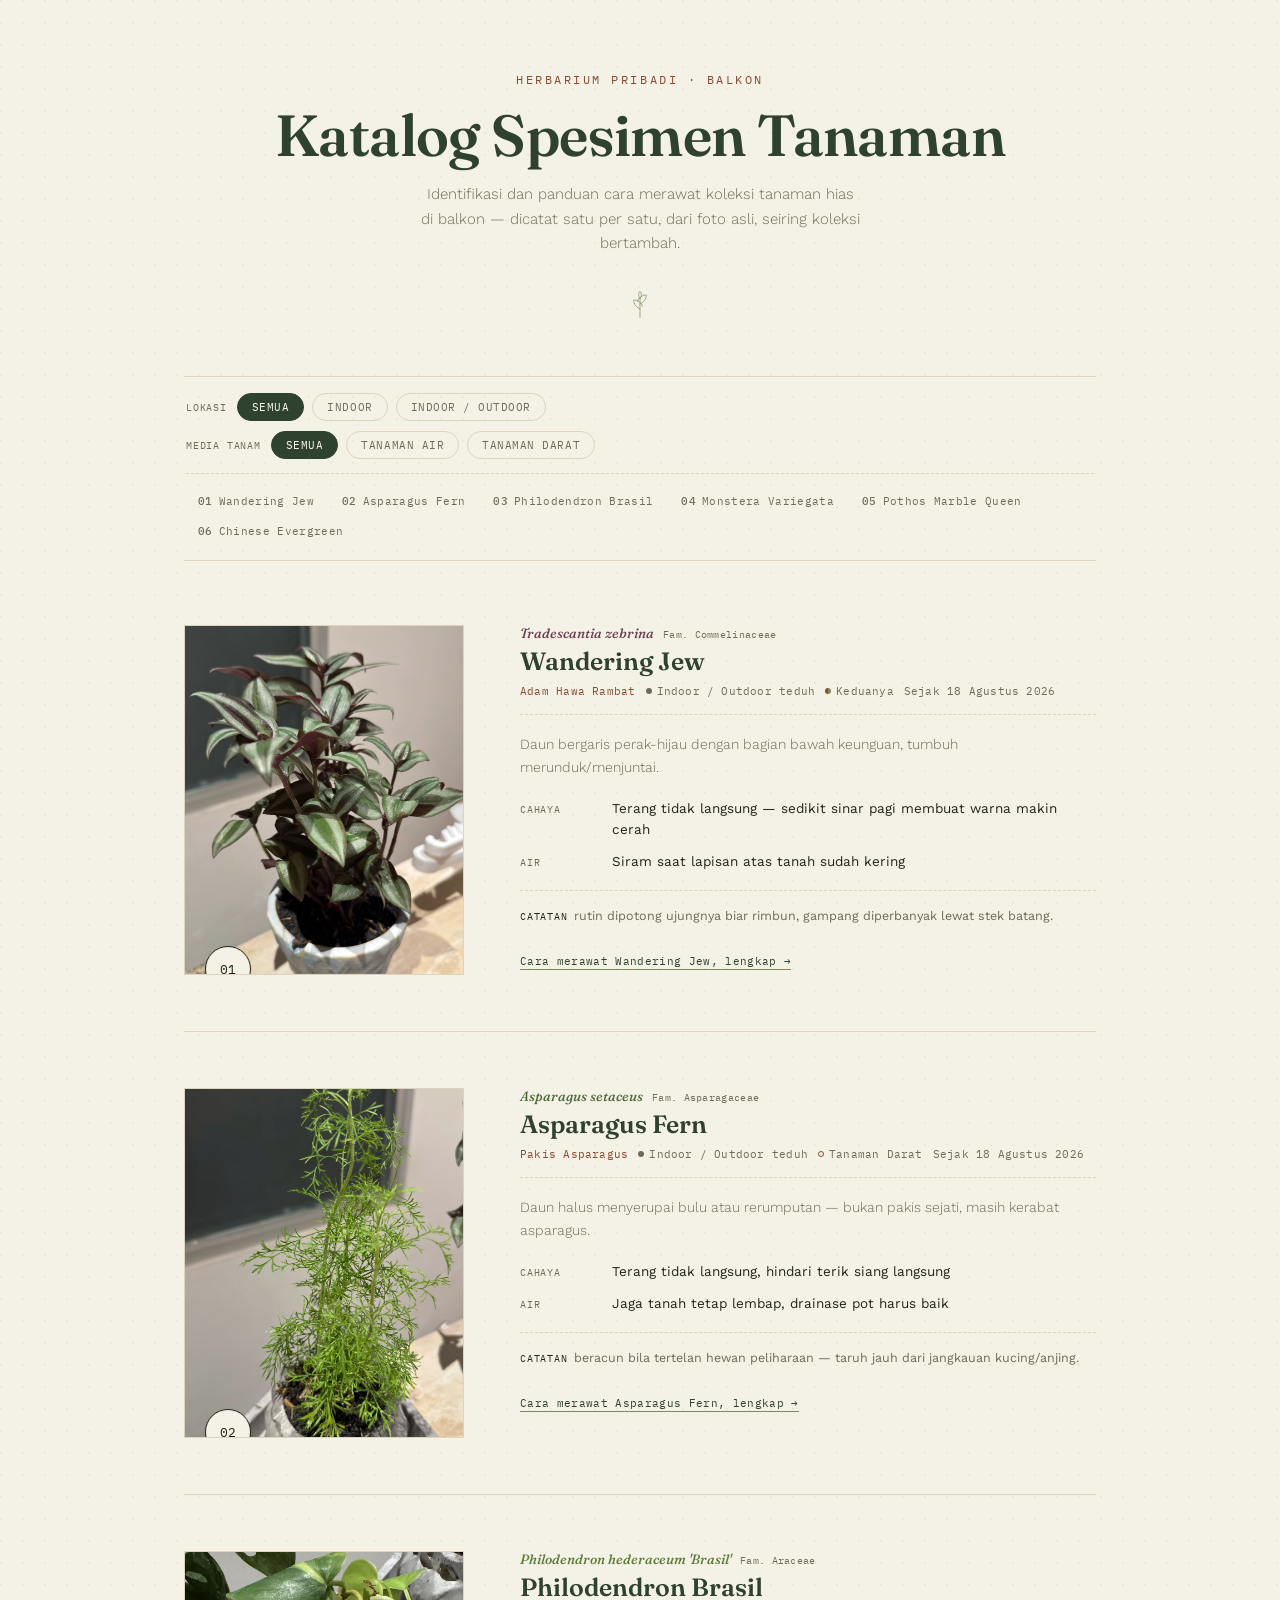
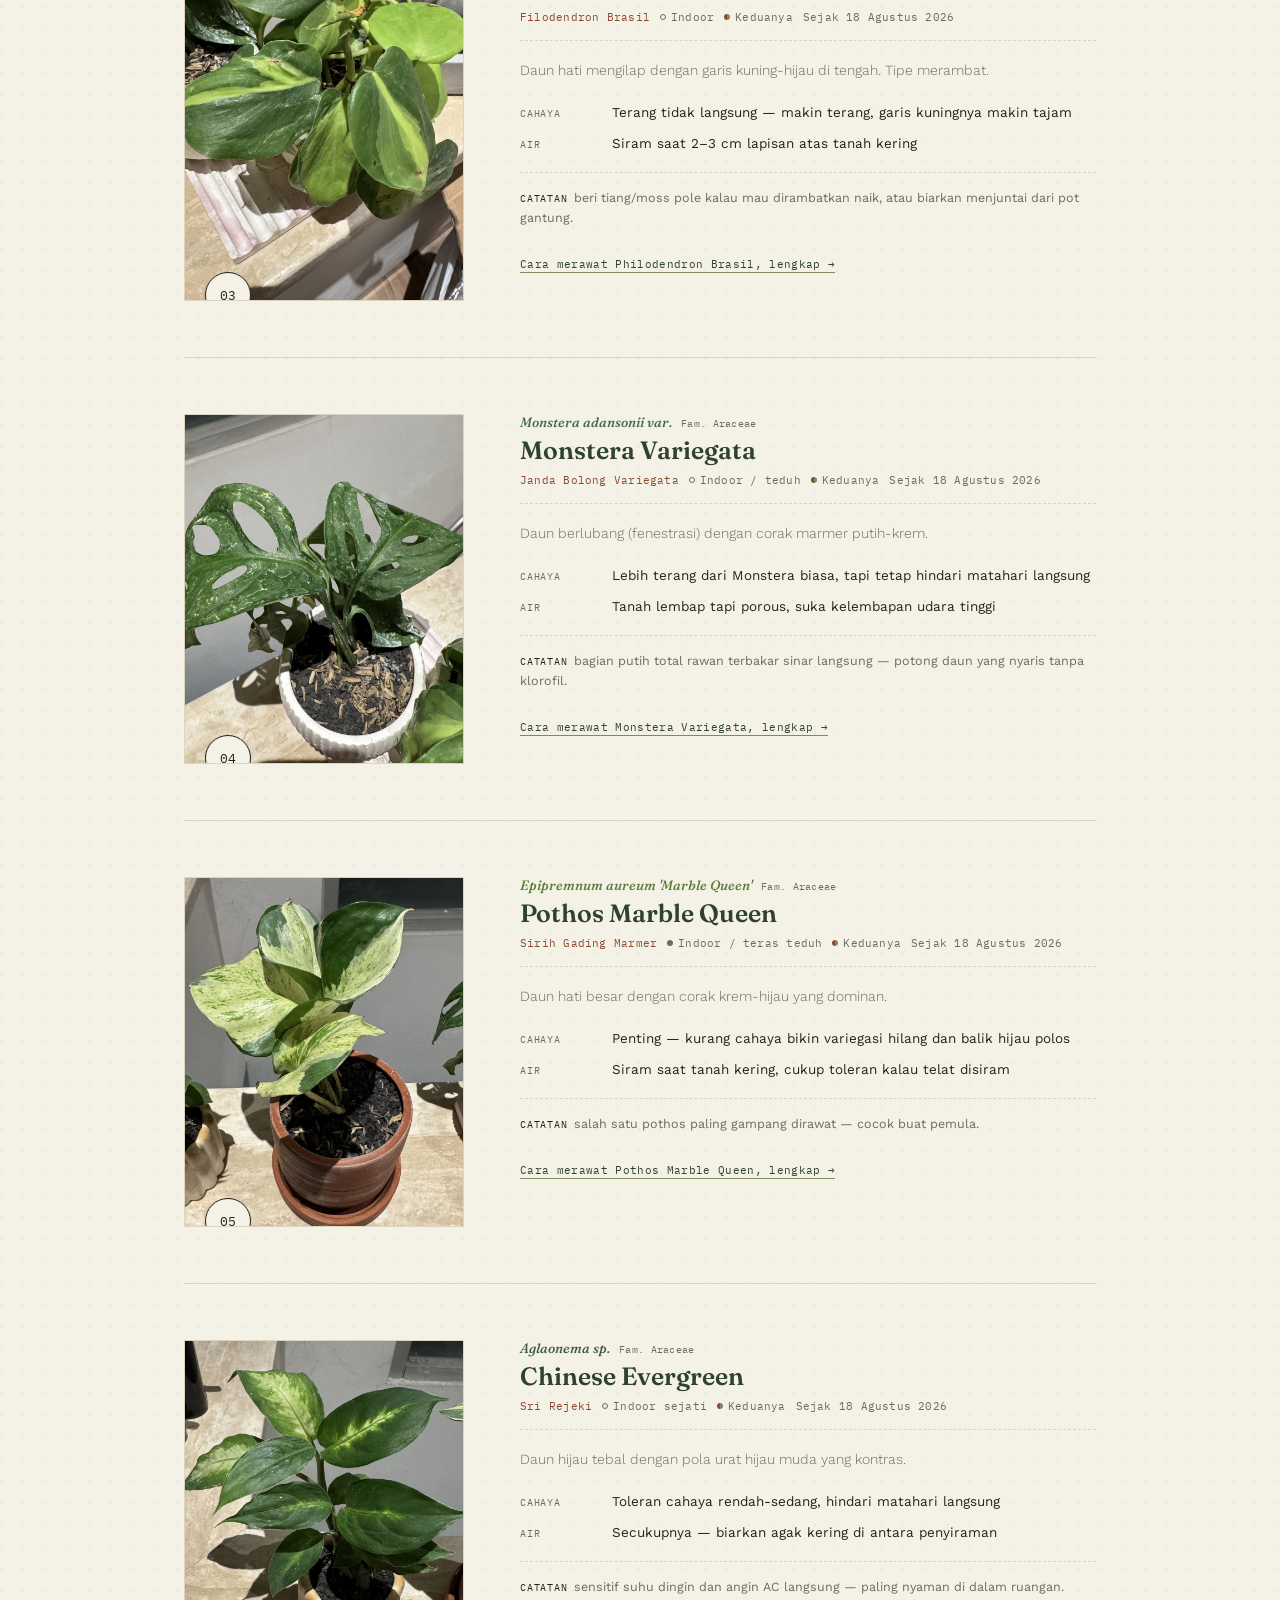
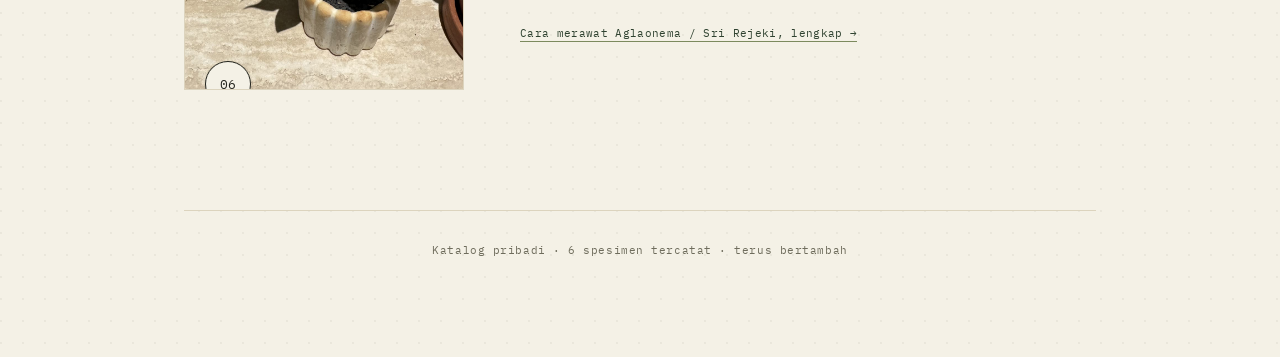
<file: index.html>
<!DOCTYPE html>
<html lang="id">
<head>
<meta charset="UTF-8">
<meta name="viewport" content="width=device-width, initial-scale=1.0">
<title>Herbarium Balkon — Katalog Tanaman Hias &amp; Cara Merawatnya</title>
<meta name="description" content="Katalog spesimen tanaman hias balkon: identifikasi nama latin &amp; lokal, kebutuhan cahaya dan air, serta panduan cara merawat tiap tanaman — dicatat satu per satu dari foto asli.">
<link rel="canonical" href="https://tanaman.erwarx.com/">
<meta name="google-site-verification" content="IJy15D4oAo5DaEazbgL_8lKzUoRj6O6nzVJOfT5-uPc">
<meta name="theme-color" content="#F4F1E6">
<meta property="og:type" content="website">
<meta property="og:url" content="https://tanaman.erwarx.com/">
<meta property="og:title" content="Herbarium Balkon — Katalog Tanaman Hias &amp; Cara Merawatnya">
<meta property="og:description" content="Katalog spesimen tanaman hias balkon: identifikasi, kebutuhan cahaya &amp; air, dan cara merawat tiap tanaman.">
<meta property="og:locale" content="id_ID">
<meta property="og:image" content="https://tanaman.erwarx.com/assets/01-tradescantia.jpg">
<meta property="og:image:width" content="1000">
<meta property="og:image:height" content="1777">
<meta property="og:image:alt" content="Tradescantia zebrina — spesimen No. 01">
<meta name="twitter:card" content="summary_large_image">
<meta name="twitter:title" content="Herbarium Balkon — Katalog Tanaman Hias &amp; Cara Merawatnya">
<meta name="twitter:description" content="Katalog spesimen tanaman hias balkon, dicatat satu per satu dari foto asli.">
<meta name="twitter:image" content="https://tanaman.erwarx.com/assets/01-tradescantia.jpg">
<link rel="icon" type="image/svg+xml" href="data:image/svg+xml,%3Csvg%20xmlns%3D%22http%3A//www.w3.org/2000/svg%22%20viewBox%3D%220%200%2032%2032%22%3E%3Crect%20width%3D%2232%22%20height%3D%2232%22%20rx%3D%227%22%20fill%3D%22%23F4F1E6%22/%3E%3Cpath%20d%3D%22M16%206c8%203%2010%2011%207%2020-8-3-11-11-7-20z%22%20fill%3D%22%232F4230%22/%3E%3Cpath%20d%3D%22M16%208v16%22%20stroke%3D%22%23F4F1E6%22%20stroke-width%3D%221%22%20stroke-linecap%3D%22round%22/%3E%3C/svg%3E">
<link rel="preconnect" href="https://fonts.googleapis.com">
<link rel="preconnect" href="https://fonts.gstatic.com" crossorigin>
<link href="https://fonts.googleapis.com/css2?family=Fraunces:ital,opsz,wght@0,9..144,400;0,9..144,500;0,9..144,600;1,9..144,500&family=Work+Sans:wght@300;400;500;600&family=IBM+Plex+Mono:wght@400;500&display=swap" rel="stylesheet">
<link rel="stylesheet" href="assets/style.css">
<script type="application/ld+json">
{
  "@context": "https://schema.org",
  "@graph": [
    {
      "@type": "WebSite",
      "@id": "https://tanaman.erwarx.com/#website",
      "url": "https://tanaman.erwarx.com/",
      "name": "Herbarium Balkon",
      "description": "Katalog spesimen tanaman hias balkon pribadi dengan panduan cara merawat tiap tanaman.",
      "inLanguage": "id-ID"
    },
    {
      "@type": "ItemList",
      "@id": "https://tanaman.erwarx.com/#specimens",
      "name": "Katalog Spesimen Tanaman",
      "itemListElement": [
        {"@type":"ListItem","position":1,"name":"Tradescantia zebrina (Wandering Jew / Adam Hawa Rambat)","url":"https://tanaman.erwarx.com/cara-merawat-wandering-jew"},
        {"@type":"ListItem","position":2,"name":"Asparagus setaceus (Asparagus Fern / Pakis Asparagus)","url":"https://tanaman.erwarx.com/cara-merawat-asparagus-fern"},
        {"@type":"ListItem","position":3,"name":"Philodendron hederaceum 'Brasil'","url":"https://tanaman.erwarx.com/cara-merawat-philodendron-brasil"},
        {"@type":"ListItem","position":4,"name":"Monstera adansonii var. (Monstera Variegata / Janda Bolong Variegata)","url":"https://tanaman.erwarx.com/cara-merawat-monstera-variegata"},
        {"@type":"ListItem","position":5,"name":"Epipremnum aureum 'Marble Queen' (Pothos Marble Queen / Sirih Gading Marmer)","url":"https://tanaman.erwarx.com/cara-merawat-pothos-marble-queen"},
        {"@type":"ListItem","position":6,"name":"Aglaonema sp. (Chinese Evergreen / Sri Rejeki)","url":"https://tanaman.erwarx.com/cara-merawat-aglaonema-sri-rejeki"}
      ]
    }
  ]
}
</script>
</head>
<body>
<div class="wrap">

  <header>
    <div class="eyebrow">Herbarium Pribadi · Balkon</div>
    <h1>Katalog Spesimen Tanaman</h1>
    <p class="sub">Identifikasi dan panduan cara merawat koleksi tanaman hias di balkon — dicatat satu per satu, dari foto asli, seiring koleksi bertambah.</p>
    <svg class="sprig" viewBox="0 0 48 48" fill="none" stroke="currentColor" stroke-width="1.3" stroke-linecap="round">
      <path d="M24 44V14"/>
      <path d="M24 30c-6-2-10-7-10-14 7 0 12 4 14 10"/>
      <path d="M24 22c6-2 10-7 10-14-7 0-12 4-14 10"/>
      <path d="M24 14c-3-4-3-9 0-12 3 3 3 8 0 12"/>
    </svg>
  </header>

  <div class="catalog-nav">
    <div class="filter-groups">
      <div class="filter-group">
        <span class="filter-label">Lokasi</span>
        <div class="filters" id="filtersLoc">
          <button data-filter="all" class="active">Semua</button>
          <button data-filter="indoor">Indoor</button>
          <button data-filter="outdoor">Indoor / Outdoor</button>
        </div>
      </div>
      <div class="filter-group">
        <span class="filter-label">Media tanam</span>
        <div class="filters" id="filtersMedia">
          <button data-filter="all" class="active">Semua</button>
          <button data-filter="air">Tanaman Air</button>
          <button data-filter="darat">Tanaman Darat</button>
        </div>
      </div>
    </div>
    <nav class="index-nav" id="indexNav">
      <a href="#s01" data-loc="outdoor" data-media="keduanya"><b>01</b>Wandering Jew</a>
      <a href="#s02" data-loc="outdoor" data-media="darat"><b>02</b>Asparagus Fern</a>
      <a href="#s03" data-loc="indoor" data-media="keduanya"><b>03</b>Philodendron Brasil</a>
      <a href="#s04" data-loc="indoor" data-media="keduanya"><b>04</b>Monstera Variegata</a>
      <a href="#s05" data-loc="outdoor" data-media="keduanya"><b>05</b>Pothos Marble Queen</a>
      <a href="#s06" data-loc="indoor" data-media="keduanya"><b>06</b>Chinese Evergreen</a>
    </nav>
  </div>

  <div class="sheets" id="sheets">

    <article class="sheet" id="s01" data-loc="outdoor" data-media="keduanya">
      <div class="sheet-photo">
        <img src="assets/01-tradescantia.jpg" alt="Tradescantia zebrina" loading="lazy">
        <span class="seal">01</span>
      </div>
      <div class="sheet-label" style="--accent:#6B3F52">
        <div class="label-head">
          <div class="latin-row">
            <span class="latin">Tradescantia zebrina</span>
            <span class="family">Fam. Commelinaceae</span>
          </div>
          <h2 class="common">Wandering Jew</h2>
          <div class="meta-row">
            <span class="local">Adam Hawa Rambat</span>
            <span class="loc-tag outdoor"><span class="dot"></span>Indoor / Outdoor teduh</span>
            <span class="media-tag keduanya"><span class="dot"></span>Keduanya</span>
            <span class="since-tag">Sejak 18 Agustus 2026</span>
          </div>
        </div>
        <p class="trait">Daun bergaris perak-hijau dengan bagian bawah keunguan, tumbuh merunduk/menjuntai.</p>
        <dl class="care">
          <div class="care-row"><dt>Cahaya</dt><dd>Terang tidak langsung — sedikit sinar pagi membuat warna makin cerah</dd></div>
          <div class="care-row"><dt>Air</dt><dd>Siram saat lapisan atas tanah sudah kering</dd></div>
        </dl>
        <p class="note"><span class="tag">Catatan</span>rutin dipotong ujungnya biar rimbun, gampang diperbanyak lewat stek batang.</p>
        <a class="detail-link" href="cara-merawat-wandering-jew">Cara merawat Wandering Jew, lengkap →</a>
      </div>
    </article>

    <article class="sheet" id="s02" data-loc="outdoor" data-media="darat">
      <div class="sheet-photo">
        <img src="assets/02-asparagus.jpg" alt="Asparagus setaceus" loading="lazy">
        <span class="seal">02</span>
      </div>
      <div class="sheet-label" style="--accent:#4E6B3A">
        <div class="label-head">
          <div class="latin-row">
            <span class="latin">Asparagus setaceus</span>
            <span class="family">Fam. Asparagaceae</span>
          </div>
          <h2 class="common">Asparagus Fern</h2>
          <div class="meta-row">
            <span class="local">Pakis Asparagus</span>
            <span class="loc-tag outdoor"><span class="dot"></span>Indoor / Outdoor teduh</span>
            <span class="media-tag darat"><span class="dot"></span>Tanaman Darat</span>
            <span class="since-tag">Sejak 18 Agustus 2026</span>
          </div>
        </div>
        <p class="trait">Daun halus menyerupai bulu atau rerumputan — bukan pakis sejati, masih kerabat asparagus.</p>
        <dl class="care">
          <div class="care-row"><dt>Cahaya</dt><dd>Terang tidak langsung, hindari terik siang langsung</dd></div>
          <div class="care-row"><dt>Air</dt><dd>Jaga tanah tetap lembap, drainase pot harus baik</dd></div>
        </dl>
        <p class="note"><span class="tag">Catatan</span>beracun bila tertelan hewan peliharaan — taruh jauh dari jangkauan kucing/anjing.</p>
        <a class="detail-link" href="cara-merawat-asparagus-fern">Cara merawat Asparagus Fern, lengkap →</a>
      </div>
    </article>

    <article class="sheet" id="s03" data-loc="indoor" data-media="keduanya">
      <div class="sheet-photo">
        <img src="assets/03-philodendron.jpg" alt="Philodendron hederaceum Brasil" loading="lazy">
        <span class="seal">03</span>
      </div>
      <div class="sheet-label" style="--accent:#5C7A38">
        <div class="label-head">
          <div class="latin-row">
            <span class="latin">Philodendron hederaceum 'Brasil'</span>
            <span class="family">Fam. Araceae</span>
          </div>
          <h2 class="common">Philodendron Brasil</h2>
          <div class="meta-row">
            <span class="local">Filodendron Brasil</span>
            <span class="loc-tag indoor"><span class="dot"></span>Indoor</span>
            <span class="media-tag keduanya"><span class="dot"></span>Keduanya</span>
            <span class="since-tag">Sejak 18 Agustus 2026</span>
          </div>
        </div>
        <p class="trait">Daun hati mengilap dengan garis kuning-hijau di tengah. Tipe merambat.</p>
        <dl class="care">
          <div class="care-row"><dt>Cahaya</dt><dd>Terang tidak langsung — makin terang, garis kuningnya makin tajam</dd></div>
          <div class="care-row"><dt>Air</dt><dd>Siram saat 2–3 cm lapisan atas tanah kering</dd></div>
        </dl>
        <p class="note"><span class="tag">Catatan</span>beri tiang/moss pole kalau mau dirambatkan naik, atau biarkan menjuntai dari pot gantung.</p>
        <a class="detail-link" href="cara-merawat-philodendron-brasil">Cara merawat Philodendron Brasil, lengkap →</a>
      </div>
    </article>

    <article class="sheet" id="s04" data-loc="indoor" data-media="keduanya">
      <div class="sheet-photo">
        <img src="assets/04-monstera.jpg" alt="Monstera adansonii variegata" loading="lazy">
        <span class="seal">04</span>
      </div>
      <div class="sheet-label" style="--accent:#3D6B4A">
        <div class="label-head">
          <div class="latin-row">
            <span class="latin">Monstera adansonii <em>var.</em></span>
            <span class="family">Fam. Araceae</span>
          </div>
          <h2 class="common">Monstera Variegata</h2>
          <div class="meta-row">
            <span class="local">Janda Bolong Variegata</span>
            <span class="loc-tag indoor"><span class="dot"></span>Indoor / teduh</span>
            <span class="media-tag keduanya"><span class="dot"></span>Keduanya</span>
            <span class="since-tag">Sejak 18 Agustus 2026</span>
          </div>
        </div>
        <p class="trait">Daun berlubang (fenestrasi) dengan corak marmer putih-krem.</p>
        <dl class="care">
          <div class="care-row"><dt>Cahaya</dt><dd>Lebih terang dari Monstera biasa, tapi tetap hindari matahari langsung</dd></div>
          <div class="care-row"><dt>Air</dt><dd>Tanah lembap tapi porous, suka kelembapan udara tinggi</dd></div>
        </dl>
        <p class="note"><span class="tag">Catatan</span>bagian putih total rawan terbakar sinar langsung — potong daun yang nyaris tanpa klorofil.</p>
        <a class="detail-link" href="cara-merawat-monstera-variegata">Cara merawat Monstera Variegata, lengkap →</a>
      </div>
    </article>

    <article class="sheet" id="s05" data-loc="outdoor" data-media="keduanya">
      <div class="sheet-photo">
        <img src="assets/05-pothos.jpg" alt="Epipremnum aureum Marble Queen" loading="lazy">
        <span class="seal">05</span>
      </div>
      <div class="sheet-label" style="--accent:#5C7A38">
        <div class="label-head">
          <div class="latin-row">
            <span class="latin">Epipremnum aureum 'Marble Queen'</span>
            <span class="family">Fam. Araceae</span>
          </div>
          <h2 class="common">Pothos Marble Queen</h2>
          <div class="meta-row">
            <span class="local">Sirih Gading Marmer</span>
            <span class="loc-tag outdoor"><span class="dot"></span>Indoor / teras teduh</span>
            <span class="media-tag keduanya"><span class="dot"></span>Keduanya</span>
            <span class="since-tag">Sejak 18 Agustus 2026</span>
          </div>
        </div>
        <p class="trait">Daun hati besar dengan corak krem-hijau yang dominan.</p>
        <dl class="care">
          <div class="care-row"><dt>Cahaya</dt><dd>Penting — kurang cahaya bikin variegasi hilang dan balik hijau polos</dd></div>
          <div class="care-row"><dt>Air</dt><dd>Siram saat tanah kering, cukup toleran kalau telat disiram</dd></div>
        </dl>
        <p class="note"><span class="tag">Catatan</span>salah satu pothos paling gampang dirawat — cocok buat pemula.</p>
        <a class="detail-link" href="cara-merawat-pothos-marble-queen">Cara merawat Pothos Marble Queen, lengkap →</a>
      </div>
    </article>

    <article class="sheet" id="s06" data-loc="indoor" data-media="keduanya">
      <div class="sheet-photo">
        <img src="assets/06-aglaonema.jpg" alt="Aglaonema sp." loading="lazy">
        <span class="seal">06</span>
      </div>
      <div class="sheet-label" style="--accent:#3D5C3D">
        <div class="label-head">
          <div class="latin-row">
            <span class="latin">Aglaonema sp.</span>
            <span class="family">Fam. Araceae</span>
          </div>
          <h2 class="common">Chinese Evergreen</h2>
          <div class="meta-row">
            <span class="local">Sri Rejeki</span>
            <span class="loc-tag indoor"><span class="dot"></span>Indoor sejati</span>
            <span class="media-tag keduanya"><span class="dot"></span>Keduanya</span>
            <span class="since-tag">Sejak 18 Agustus 2026</span>
          </div>
        </div>
        <p class="trait">Daun hijau tebal dengan pola urat hijau muda yang kontras.</p>
        <dl class="care">
          <div class="care-row"><dt>Cahaya</dt><dd>Toleran cahaya rendah-sedang, hindari matahari langsung</dd></div>
          <div class="care-row"><dt>Air</dt><dd>Secukupnya — biarkan agak kering di antara penyiraman</dd></div>
        </dl>
        <p class="note"><span class="tag">Catatan</span>sensitif suhu dingin dan angin AC langsung — paling nyaman di dalam ruangan.</p>
        <a class="detail-link" href="cara-merawat-aglaonema-sri-rejeki">Cara merawat Aglaonema / Sri Rejeki, lengkap →</a>
      </div>
    </article>

  </div>

  <footer>
    <p id="footerNote">Katalog pribadi · 6 spesimen tercatat · terus bertambah</p>
  </footer>

</div>

<script>
  const filtersLoc = document.getElementById('filtersLoc');
  const filtersMedia = document.getElementById('filtersMedia');
  const sheets = Array.from(document.querySelectorAll('.sheet'));
  const navLinks = Array.from(document.querySelectorAll('#indexNav a'));
  const footerNote = document.getElementById('footerNote');
  const total = sheets.length;

  let activeLocFilter = 'all';
  let activeMediaFilter = 'all';

  function matches(el){
    const loc = el.dataset.loc, media = el.dataset.media;
    return (activeLocFilter === 'all' || loc === activeLocFilter) &&
           (activeMediaFilter === 'all' || media === activeMediaFilter || media === 'keduanya');
  }

  function applyFilters(){
    let visible = 0;
    sheets.forEach(el => {
      const show = matches(el);
      el.classList.toggle('is-hidden', !show);
      if(show) visible++;
    });
    navLinks.forEach(a => { a.classList.toggle('is-hidden', !matches(a)); });

    const filtering = activeLocFilter !== 'all' || activeMediaFilter !== 'all';
    footerNote.textContent = filtering
      ? `Katalog pribadi · menampilkan ${visible} dari ${total} spesimen`
      : `Katalog pribadi · ${total} spesimen tercatat · terus bertambah`;
  }

  function wireFilterGroup(container, setter){
    container.addEventListener('click', e => {
      const btn = e.target.closest('button[data-filter]');
      if(!btn) return;
      setter(btn.dataset.filter);
      Array.from(container.querySelectorAll('button')).forEach(b => b.classList.toggle('active', b === btn));
      applyFilters();
    });
  }
  wireFilterGroup(filtersLoc, v => activeLocFilter = v);
  wireFilterGroup(filtersMedia, v => activeMediaFilter = v);
</script>
</body>
</html>
</file>
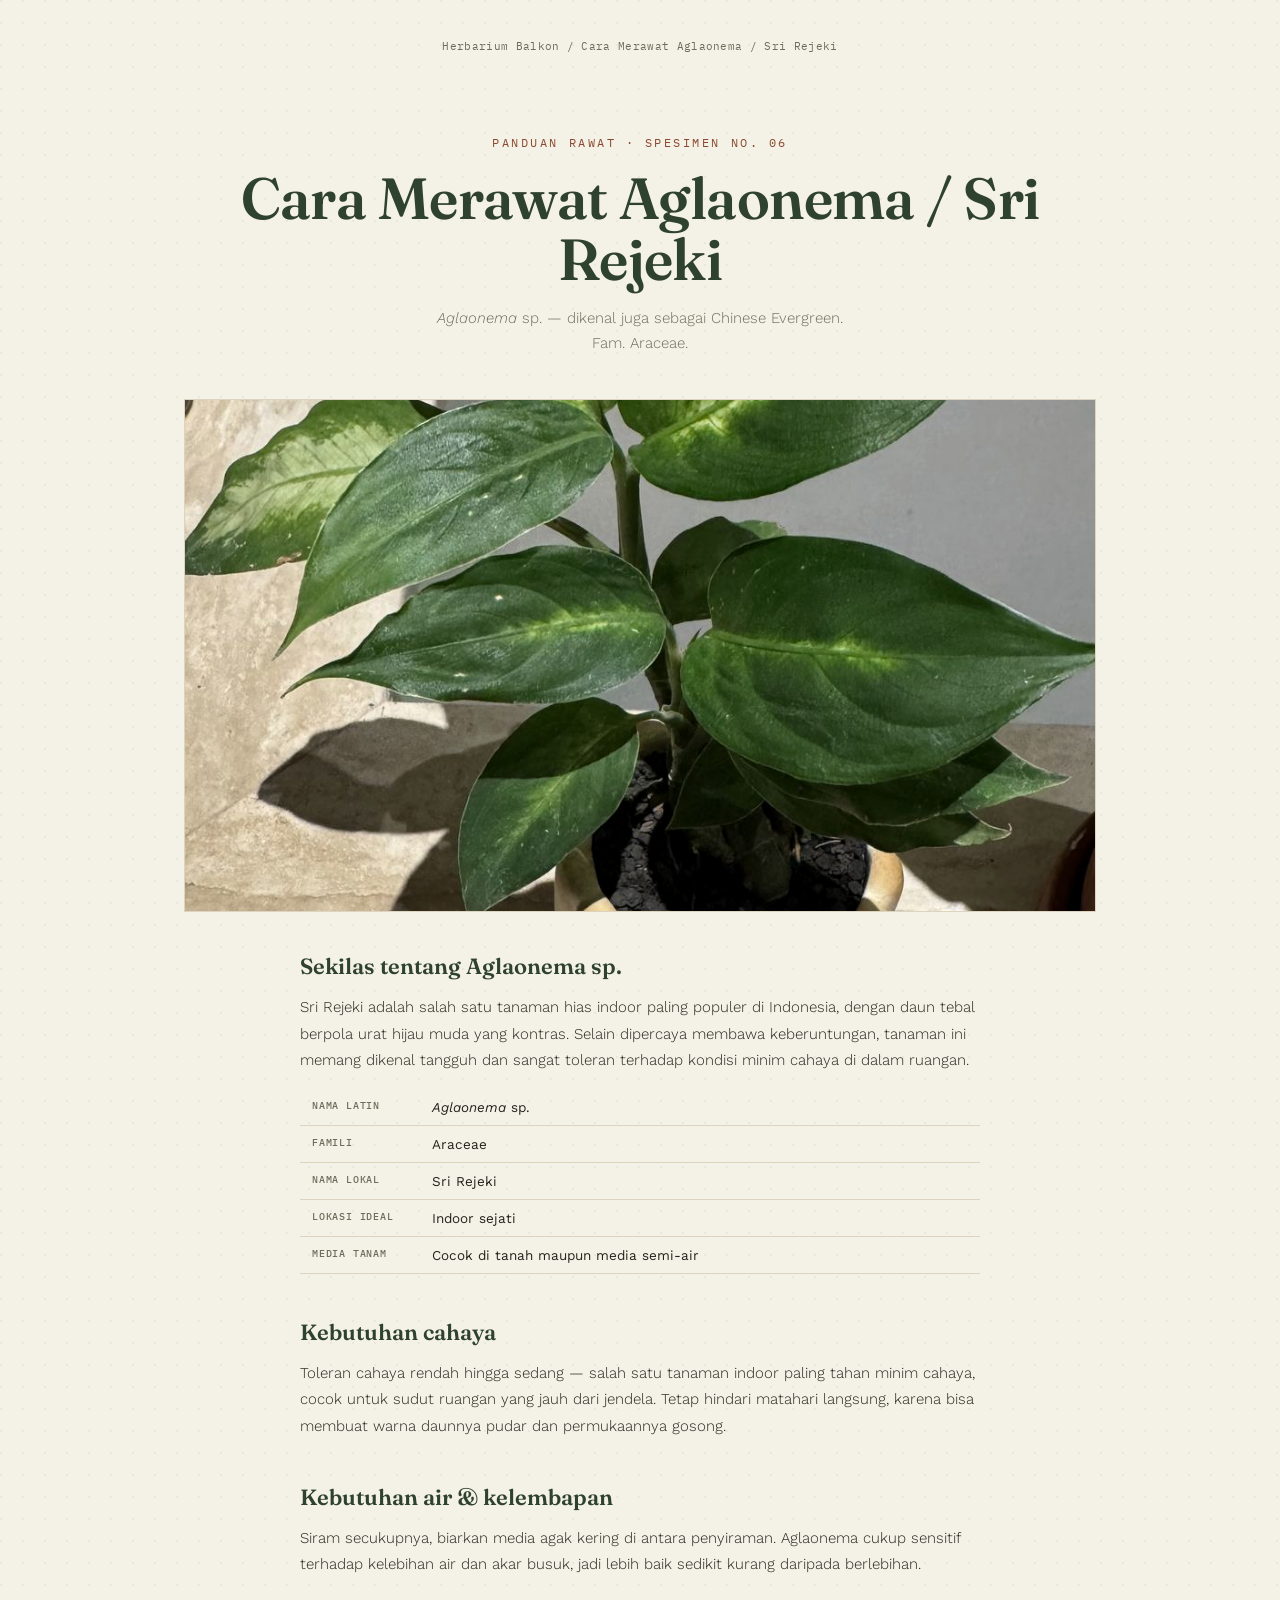
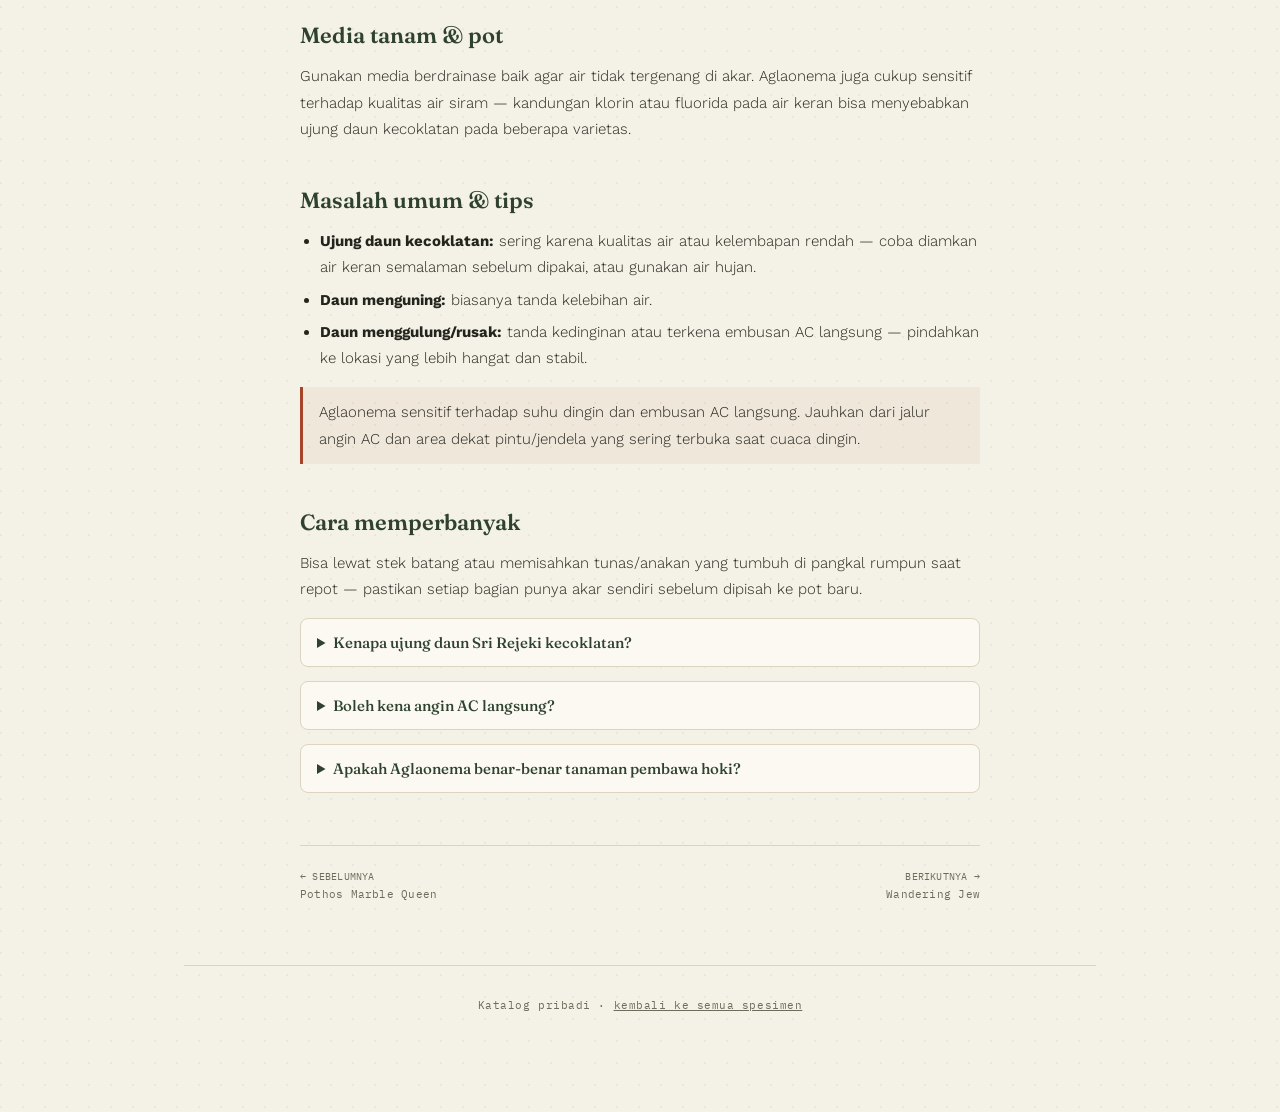
<file: cara-merawat-aglaonema-sri-rejeki.html>
<!DOCTYPE html>
<html lang="id">
<head>
<meta charset="UTF-8">
<meta name="viewport" content="width=device-width, initial-scale=1.0">
<title>Cara Merawat Aglaonema / Sri Rejeki (Aglaonema sp. / Chinese Evergreen)</title>
<meta name="description" content="Panduan cara merawat Aglaonema sp. (Sri Rejeki / Chinese Evergreen): toleransi cahaya rendah, kualitas air siram, media tanam, dan penyebab ujung daun kecoklatan.">
<link rel="canonical" href="https://tanaman.erwarx.com/cara-merawat-aglaonema-sri-rejeki">
<meta name="theme-color" content="#F4F1E6">
<meta property="og:type" content="article">
<meta property="og:url" content="https://tanaman.erwarx.com/cara-merawat-aglaonema-sri-rejeki">
<meta property="og:title" content="Cara Merawat Aglaonema / Sri Rejeki (Chinese Evergreen)">
<meta property="og:description" content="Toleransi cahaya rendah, kualitas air siram, media tanam, dan penyebab ujung daun kecoklatan pada Aglaonema.">
<meta property="og:locale" content="id_ID">
<meta property="og:image" content="https://tanaman.erwarx.com/assets/06-aglaonema.jpg">
<meta property="og:image:width" content="1000">
<meta property="og:image:height" content="1777">
<meta property="og:image:alt" content="Aglaonema sp. — spesimen No. 06">
<meta name="twitter:card" content="summary_large_image">
<meta name="twitter:title" content="Cara Merawat Aglaonema / Sri Rejeki">
<meta name="twitter:description" content="Toleransi cahaya rendah, kualitas air siram, media tanam, dan penyebab ujung daun kecoklatan pada Aglaonema.">
<meta name="twitter:image" content="https://tanaman.erwarx.com/assets/06-aglaonema.jpg">
<link rel="icon" type="image/svg+xml" href="data:image/svg+xml,%3Csvg%20xmlns%3D%22http%3A//www.w3.org/2000/svg%22%20viewBox%3D%220%200%2032%2032%22%3E%3Crect%20width%3D%2232%22%20height%3D%2232%22%20rx%3D%227%22%20fill%3D%22%23F4F1E6%22/%3E%3Cpath%20d%3D%22M16%206c8%203%2010%2011%207%2020-8-3-11-11-7-20z%22%20fill%3D%22%232F4230%22/%3E%3Cpath%20d%3D%22M16%208v16%22%20stroke%3D%22%23F4F1E6%22%20stroke-width%3D%221%22%20stroke-linecap%3D%22round%22/%3E%3C/svg%3E">
<link rel="preconnect" href="https://fonts.googleapis.com">
<link rel="preconnect" href="https://fonts.gstatic.com" crossorigin>
<link href="https://fonts.googleapis.com/css2?family=Fraunces:ital,opsz,wght@0,9..144,400;0,9..144,500;0,9..144,600;1,9..144,500&family=Work+Sans:wght@300;400;500;600&family=IBM+Plex+Mono:wght@400;500&display=swap" rel="stylesheet">
<link rel="stylesheet" href="assets/style.css">
<script type="application/ld+json">
{
  "@context": "https://schema.org",
  "@graph": [
    {
      "@type": "BreadcrumbList",
      "itemListElement": [
        {"@type":"ListItem","position":1,"name":"Herbarium Balkon","item":"https://tanaman.erwarx.com/"},
        {"@type":"ListItem","position":2,"name":"Cara Merawat Aglaonema / Sri Rejeki","item":"https://tanaman.erwarx.com/cara-merawat-aglaonema-sri-rejeki"}
      ]
    },
    {
      "@type": "Article",
      "headline": "Cara Merawat Aglaonema / Sri Rejeki (Chinese Evergreen)",
      "description": "Panduan cara merawat Aglaonema sp.: toleransi cahaya rendah, kualitas air siram, media tanam, dan penyebab ujung daun kecoklatan.",
      "image": "https://tanaman.erwarx.com/assets/06-aglaonema.jpg",
      "inLanguage": "id-ID",
      "mainEntityOfPage": "https://tanaman.erwarx.com/cara-merawat-aglaonema-sri-rejeki",
      "isPartOf": {"@id": "https://tanaman.erwarx.com/#website"}
    },
    {
      "@type": "HowTo",
      "name": "Cara Merawat Aglaonema sp. (Sri Rejeki)",
      "step": [
        {"@type":"HowToStep","name":"Cahaya","text":"Toleran cahaya rendah hingga sedang — salah satu tanaman indoor paling tahan minim cahaya. Hindari matahari langsung yang membuat daun pudar dan gosong."},
        {"@type":"HowToStep","name":"Air","text":"Siram secukupnya, biarkan media agak kering di antara penyiraman. Sensitif terhadap kelebihan air."},
        {"@type":"HowToStep","name":"Media tanam","text":"Media berdrainase baik agar tidak tergenang air."},
        {"@type":"HowToStep","name":"Lokasi","text":"Jauhkan dari embusan AC langsung dan suhu dingin — Aglaonema paling nyaman di suhu ruangan hangat yang stabil."}
      ]
    },
    {
      "@type": "FAQPage",
      "mainEntity": [
        {"@type":"Question","name":"Kenapa ujung daun Sri Rejeki kecoklatan?","acceptedAnswer":{"@type":"Answer","text":"Sering disebabkan kualitas air siram (kandungan klorin/fluorida) atau kelembapan udara rendah. Coba diamkan air keran semalaman sebelum dipakai siram, atau gunakan air hujan."}},
        {"@type":"Question","name":"Boleh kena angin AC langsung?","acceptedAnswer":{"@type":"Answer","text":"Sebaiknya tidak. Aglaonema sensitif terhadap suhu dingin dan embusan udara langsung, yang bisa membuat daunnya menggulung atau menguning."}},
        {"@type":"Question","name":"Apakah Aglaonema benar-benar tanaman pembawa hoki?","acceptedAnswer":{"@type":"Answer","text":"Itu kepercayaan populer di Indonesia, bukan klaim yang bisa dibuktikan secara ilmiah. Yang pasti, Aglaonema memang tanaman indoor yang tangguh dan mudah dirawat, toleran cahaya rendah."}}
      ]
    }
  ]
}
</script>
</head>
<body>
<div class="wrap">

  <p class="breadcrumb"><a href="/">Herbarium Balkon</a> / Cara Merawat Aglaonema / Sri Rejeki</p>

  <header>
    <div class="eyebrow">Panduan Rawat · Spesimen No. 06</div>
    <h1>Cara Merawat Aglaonema / Sri Rejeki</h1>
    <p class="sub"><em>Aglaonema</em> sp. — dikenal juga sebagai Chinese Evergreen. Fam. Araceae.</p>
  </header>

  <div class="article-photo">
    <img src="assets/06-aglaonema.jpg" alt="Aglaonema sp., Chinese Evergreen / Sri Rejeki" loading="lazy">
  </div>

  <div class="article-body">

    <h2>Sekilas tentang Aglaonema sp.</h2>
    <p>Sri Rejeki adalah salah satu tanaman hias indoor paling populer di Indonesia, dengan daun tebal berpola urat hijau muda yang kontras. Selain dipercaya membawa keberuntungan, tanaman ini memang dikenal tangguh dan sangat toleran terhadap kondisi minim cahaya di dalam ruangan.</p>

    <table class="spec-table">
      <tr><th>Nama latin</th><td><em>Aglaonema</em> sp.</td></tr>
      <tr><th>Famili</th><td>Araceae</td></tr>
      <tr><th>Nama lokal</th><td>Sri Rejeki</td></tr>
      <tr><th>Lokasi ideal</th><td>Indoor sejati</td></tr>
      <tr><th>Media tanam</th><td>Cocok di tanah maupun media semi-air</td></tr>
    </table>

    <h2>Kebutuhan cahaya</h2>
    <p>Toleran cahaya rendah hingga sedang — salah satu tanaman indoor paling tahan minim cahaya, cocok untuk sudut ruangan yang jauh dari jendela. Tetap hindari matahari langsung, karena bisa membuat warna daunnya pudar dan permukaannya gosong.</p>

    <h2>Kebutuhan air &amp; kelembapan</h2>
    <p>Siram secukupnya, biarkan media agak kering di antara penyiraman. Aglaonema cukup sensitif terhadap kelebihan air dan akar busuk, jadi lebih baik sedikit kurang daripada berlebihan.</p>

    <h2>Media tanam &amp; pot</h2>
    <p>Gunakan media berdrainase baik agar air tidak tergenang di akar. Aglaonema juga cukup sensitif terhadap kualitas air siram — kandungan klorin atau fluorida pada air keran bisa menyebabkan ujung daun kecoklatan pada beberapa varietas.</p>

    <h2>Masalah umum &amp; tips</h2>
    <ul>
      <li><strong>Ujung daun kecoklatan:</strong> sering karena kualitas air atau kelembapan rendah — coba diamkan air keran semalaman sebelum dipakai, atau gunakan air hujan.</li>
      <li><strong>Daun menguning:</strong> biasanya tanda kelebihan air.</li>
      <li><strong>Daun menggulung/rusak:</strong> tanda kedinginan atau terkena embusan AC langsung — pindahkan ke lokasi yang lebih hangat dan stabil.</li>
    </ul>

    <p class="warning">Aglaonema sensitif terhadap suhu dingin dan embusan AC langsung. Jauhkan dari jalur angin AC dan area dekat pintu/jendela yang sering terbuka saat cuaca dingin.</p>

    <h2>Cara memperbanyak</h2>
    <p>Bisa lewat stek batang atau memisahkan tunas/anakan yang tumbuh di pangkal rumpun saat repot — pastikan setiap bagian punya akar sendiri sebelum dipisah ke pot baru.</p>

    <div class="faq">
      <details>
        <summary>Kenapa ujung daun Sri Rejeki kecoklatan?</summary>
        <p>Sering disebabkan kualitas air siram (kandungan klorin/fluorida) atau kelembapan udara rendah. Coba diamkan air keran semalaman sebelum dipakai siram.</p>
      </details>
      <details>
        <summary>Boleh kena angin AC langsung?</summary>
        <p>Sebaiknya tidak. Aglaonema sensitif terhadap suhu dingin dan embusan udara langsung.</p>
      </details>
      <details>
        <summary>Apakah Aglaonema benar-benar tanaman pembawa hoki?</summary>
        <p>Itu kepercayaan populer di Indonesia. Yang pasti, Aglaonema memang tanaman indoor yang tangguh dan mudah dirawat.</p>
      </details>
    </div>

  </div>

  <div class="pager">
    <a class="prev" href="cara-merawat-pothos-marble-queen"><span class="dir">← Sebelumnya</span>Pothos Marble Queen</a>
    <a class="next" href="cara-merawat-wandering-jew"><span class="dir">Berikutnya →</span>Wandering Jew</a>
  </div>

  <footer>
    <p>Katalog pribadi · <a href="/">kembali ke semua spesimen</a></p>
  </footer>

</div>
</body>
</html>
</file>
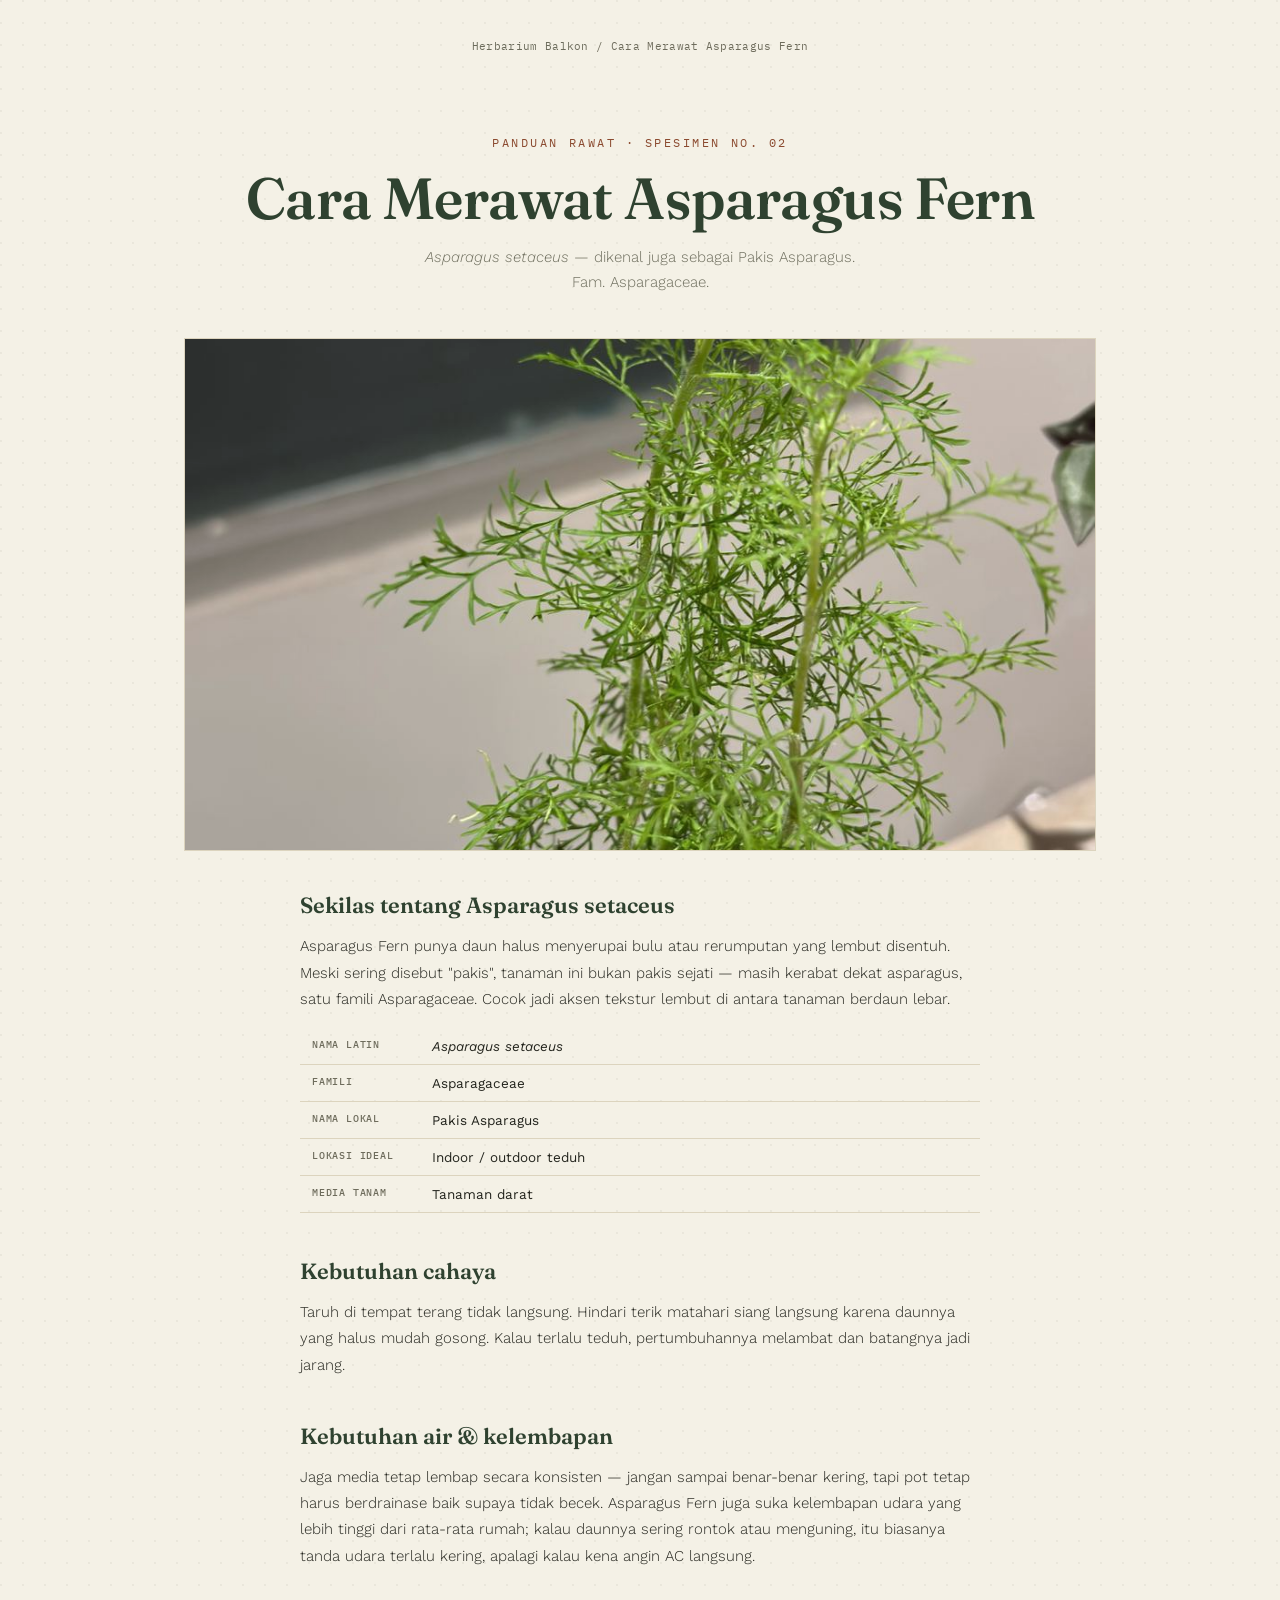
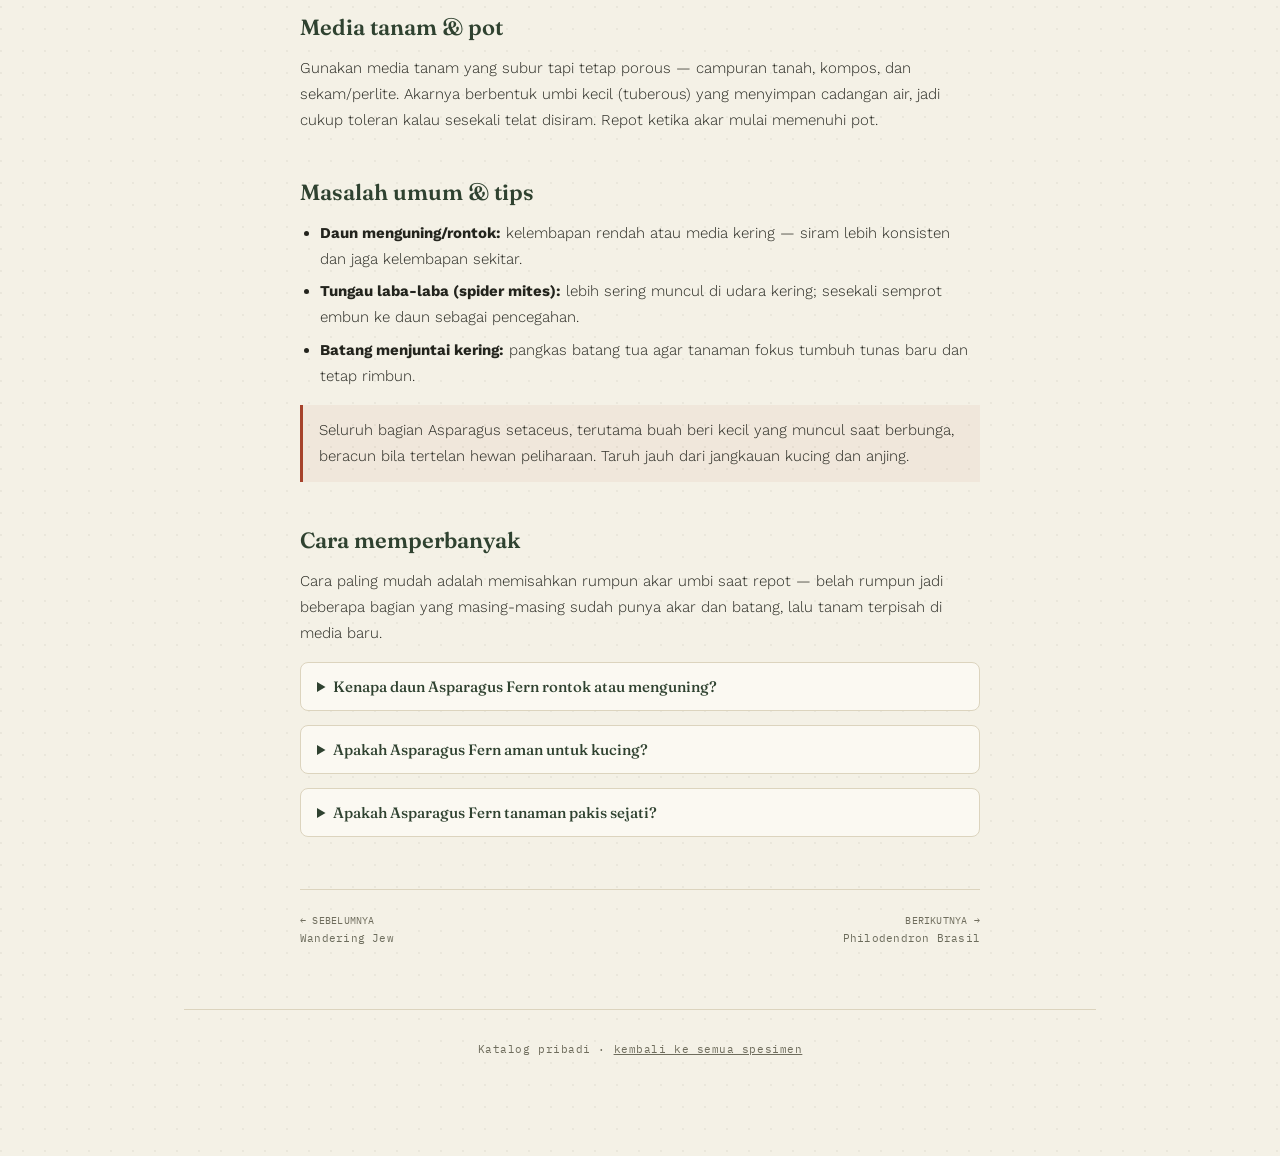
<file: cara-merawat-asparagus-fern.html>
<!DOCTYPE html>
<html lang="id">
<head>
<meta charset="UTF-8">
<meta name="viewport" content="width=device-width, initial-scale=1.0">
<title>Cara Merawat Asparagus Fern (Asparagus setaceus / Pakis Asparagus)</title>
<meta name="description" content="Panduan cara merawat Asparagus setaceus (Asparagus Fern / Pakis Asparagus): kebutuhan cahaya, kelembapan, media tanam, racun bagi hewan peliharaan, dan cara memperbanyak lewat pemisahan rumpun.">
<link rel="canonical" href="https://tanaman.erwarx.com/cara-merawat-asparagus-fern">
<meta name="theme-color" content="#F4F1E6">
<meta property="og:type" content="article">
<meta property="og:url" content="https://tanaman.erwarx.com/cara-merawat-asparagus-fern">
<meta property="og:title" content="Cara Merawat Asparagus Fern (Asparagus setaceus / Pakis Asparagus)">
<meta property="og:description" content="Kebutuhan cahaya, kelembapan, media tanam, racun bagi hewan peliharaan, dan cara memperbanyak Asparagus setaceus.">
<meta property="og:locale" content="id_ID">
<meta property="og:image" content="https://tanaman.erwarx.com/assets/02-asparagus.jpg">
<meta property="og:image:width" content="1000">
<meta property="og:image:height" content="1777">
<meta property="og:image:alt" content="Asparagus setaceus — spesimen No. 02">
<meta name="twitter:card" content="summary_large_image">
<meta name="twitter:title" content="Cara Merawat Asparagus Fern (Asparagus setaceus)">
<meta name="twitter:description" content="Kebutuhan cahaya, kelembapan, media tanam, dan cara memperbanyak Asparagus setaceus.">
<meta name="twitter:image" content="https://tanaman.erwarx.com/assets/02-asparagus.jpg">
<link rel="icon" type="image/svg+xml" href="data:image/svg+xml,%3Csvg%20xmlns%3D%22http%3A//www.w3.org/2000/svg%22%20viewBox%3D%220%200%2032%2032%22%3E%3Crect%20width%3D%2232%22%20height%3D%2232%22%20rx%3D%227%22%20fill%3D%22%23F4F1E6%22/%3E%3Cpath%20d%3D%22M16%206c8%203%2010%2011%207%2020-8-3-11-11-7-20z%22%20fill%3D%22%232F4230%22/%3E%3Cpath%20d%3D%22M16%208v16%22%20stroke%3D%22%23F4F1E6%22%20stroke-width%3D%221%22%20stroke-linecap%3D%22round%22/%3E%3C/svg%3E">
<link rel="preconnect" href="https://fonts.googleapis.com">
<link rel="preconnect" href="https://fonts.gstatic.com" crossorigin>
<link href="https://fonts.googleapis.com/css2?family=Fraunces:ital,opsz,wght@0,9..144,400;0,9..144,500;0,9..144,600;1,9..144,500&family=Work+Sans:wght@300;400;500;600&family=IBM+Plex+Mono:wght@400;500&display=swap" rel="stylesheet">
<link rel="stylesheet" href="assets/style.css">
<script type="application/ld+json">
{
  "@context": "https://schema.org",
  "@graph": [
    {
      "@type": "BreadcrumbList",
      "itemListElement": [
        {"@type":"ListItem","position":1,"name":"Herbarium Balkon","item":"https://tanaman.erwarx.com/"},
        {"@type":"ListItem","position":2,"name":"Cara Merawat Asparagus Fern","item":"https://tanaman.erwarx.com/cara-merawat-asparagus-fern"}
      ]
    },
    {
      "@type": "Article",
      "headline": "Cara Merawat Asparagus Fern (Asparagus setaceus / Pakis Asparagus)",
      "description": "Panduan cara merawat Asparagus setaceus: kebutuhan cahaya, kelembapan, media tanam, racun bagi hewan peliharaan, dan cara memperbanyak lewat pemisahan rumpun.",
      "image": "https://tanaman.erwarx.com/assets/02-asparagus.jpg",
      "inLanguage": "id-ID",
      "mainEntityOfPage": "https://tanaman.erwarx.com/cara-merawat-asparagus-fern",
      "isPartOf": {"@id": "https://tanaman.erwarx.com/#website"}
    },
    {
      "@type": "HowTo",
      "name": "Cara Merawat Asparagus setaceus (Asparagus Fern)",
      "step": [
        {"@type":"HowToStep","name":"Cahaya","text":"Terang tidak langsung. Hindari terik matahari siang langsung yang membakar daun halusnya."},
        {"@type":"HowToStep","name":"Air","text":"Jaga media tetap lembap secara konsisten, jangan sampai benar-benar kering, tapi pastikan drainase pot baik."},
        {"@type":"HowToStep","name":"Kelembapan","text":"Suka kelembapan udara lebih tinggi dari rata-rata rumah. Sesekali semprot embun atau letakkan dekat tanaman lain."},
        {"@type":"HowToStep","name":"Keamanan hewan","text":"Jauhkan dari jangkauan kucing/anjing — seluruh bagian tanaman, terutama buah beri kecilnya, beracun bila tertelan."}
      ]
    },
    {
      "@type": "FAQPage",
      "mainEntity": [
        {"@type":"Question","name":"Kenapa daun Asparagus Fern rontok atau menguning?","acceptedAnswer":{"@type":"Answer","text":"Paling sering karena kelembapan udara rendah atau media terlalu kering. Siram lebih konsisten dan jaga kelembapan sekitar, terutama kalau kena angin AC langsung."}},
        {"@type":"Question","name":"Apakah Asparagus Fern aman untuk kucing?","acceptedAnswer":{"@type":"Answer","text":"Tidak. Seluruh bagian tanaman, terutama buah beri kecil berwarna merah, berpotensi meracuni kucing dan anjing bila tertelan. Taruh jauh dari jangkauan hewan peliharaan."}},
        {"@type":"Question","name":"Apakah Asparagus Fern tanaman pakis sejati?","acceptedAnswer":{"@type":"Answer","text":"Bukan. Meskipun daunnya menyerupai pakis, tanaman ini masih satu genus dengan asparagus (Asparagaceae), bukan famili paku-pakuan."}}
      ]
    }
  ]
}
</script>
</head>
<body>
<div class="wrap">

  <p class="breadcrumb"><a href="/">Herbarium Balkon</a> / Cara Merawat Asparagus Fern</p>

  <header>
    <div class="eyebrow">Panduan Rawat · Spesimen No. 02</div>
    <h1>Cara Merawat Asparagus Fern</h1>
    <p class="sub"><em>Asparagus setaceus</em> — dikenal juga sebagai Pakis Asparagus. Fam. Asparagaceae.</p>
  </header>

  <div class="article-photo">
    <img src="assets/02-asparagus.jpg" alt="Asparagus setaceus, Asparagus Fern / Pakis Asparagus" loading="lazy">
  </div>

  <div class="article-body">

    <h2>Sekilas tentang Asparagus setaceus</h2>
    <p>Asparagus Fern punya daun halus menyerupai bulu atau rerumputan yang lembut disentuh. Meski sering disebut "pakis", tanaman ini bukan pakis sejati — masih kerabat dekat asparagus, satu famili Asparagaceae. Cocok jadi aksen tekstur lembut di antara tanaman berdaun lebar.</p>

    <table class="spec-table">
      <tr><th>Nama latin</th><td><em>Asparagus setaceus</em></td></tr>
      <tr><th>Famili</th><td>Asparagaceae</td></tr>
      <tr><th>Nama lokal</th><td>Pakis Asparagus</td></tr>
      <tr><th>Lokasi ideal</th><td>Indoor / outdoor teduh</td></tr>
      <tr><th>Media tanam</th><td>Tanaman darat</td></tr>
    </table>

    <h2>Kebutuhan cahaya</h2>
    <p>Taruh di tempat terang tidak langsung. Hindari terik matahari siang langsung karena daunnya yang halus mudah gosong. Kalau terlalu teduh, pertumbuhannya melambat dan batangnya jadi jarang.</p>

    <h2>Kebutuhan air &amp; kelembapan</h2>
    <p>Jaga media tetap lembap secara konsisten — jangan sampai benar-benar kering, tapi pot tetap harus berdrainase baik supaya tidak becek. Asparagus Fern juga suka kelembapan udara yang lebih tinggi dari rata-rata rumah; kalau daunnya sering rontok atau menguning, itu biasanya tanda udara terlalu kering, apalagi kalau kena angin AC langsung.</p>

    <h2>Media tanam &amp; pot</h2>
    <p>Gunakan media tanam yang subur tapi tetap porous — campuran tanah, kompos, dan sekam/perlite. Akarnya berbentuk umbi kecil (tuberous) yang menyimpan cadangan air, jadi cukup toleran kalau sesekali telat disiram. Repot ketika akar mulai memenuhi pot.</p>

    <h2>Masalah umum &amp; tips</h2>
    <ul>
      <li><strong>Daun menguning/rontok:</strong> kelembapan rendah atau media kering — siram lebih konsisten dan jaga kelembapan sekitar.</li>
      <li><strong>Tungau laba-laba (spider mites):</strong> lebih sering muncul di udara kering; sesekali semprot embun ke daun sebagai pencegahan.</li>
      <li><strong>Batang menjuntai kering:</strong> pangkas batang tua agar tanaman fokus tumbuh tunas baru dan tetap rimbun.</li>
    </ul>

    <p class="warning">Seluruh bagian Asparagus setaceus, terutama buah beri kecil yang muncul saat berbunga, beracun bila tertelan hewan peliharaan. Taruh jauh dari jangkauan kucing dan anjing.</p>

    <h2>Cara memperbanyak</h2>
    <p>Cara paling mudah adalah memisahkan rumpun akar umbi saat repot — belah rumpun jadi beberapa bagian yang masing-masing sudah punya akar dan batang, lalu tanam terpisah di media baru.</p>

    <div class="faq">
      <details>
        <summary>Kenapa daun Asparagus Fern rontok atau menguning?</summary>
        <p>Paling sering karena kelembapan udara rendah atau media terlalu kering. Siram lebih konsisten dan jaga kelembapan sekitar, terutama kalau kena angin AC langsung.</p>
      </details>
      <details>
        <summary>Apakah Asparagus Fern aman untuk kucing?</summary>
        <p>Tidak. Seluruh bagian tanaman, terutama buah beri kecil berwarna merah, berpotensi meracuni kucing dan anjing bila tertelan.</p>
      </details>
      <details>
        <summary>Apakah Asparagus Fern tanaman pakis sejati?</summary>
        <p>Bukan. Meskipun daunnya menyerupai pakis, tanaman ini masih satu genus dengan asparagus, bukan famili paku-pakuan.</p>
      </details>
    </div>

  </div>

  <div class="pager">
    <a class="prev" href="cara-merawat-wandering-jew"><span class="dir">← Sebelumnya</span>Wandering Jew</a>
    <a class="next" href="cara-merawat-philodendron-brasil"><span class="dir">Berikutnya →</span>Philodendron Brasil</a>
  </div>

  <footer>
    <p>Katalog pribadi · <a href="/">kembali ke semua spesimen</a></p>
  </footer>

</div>
</body>
</html>
</file>
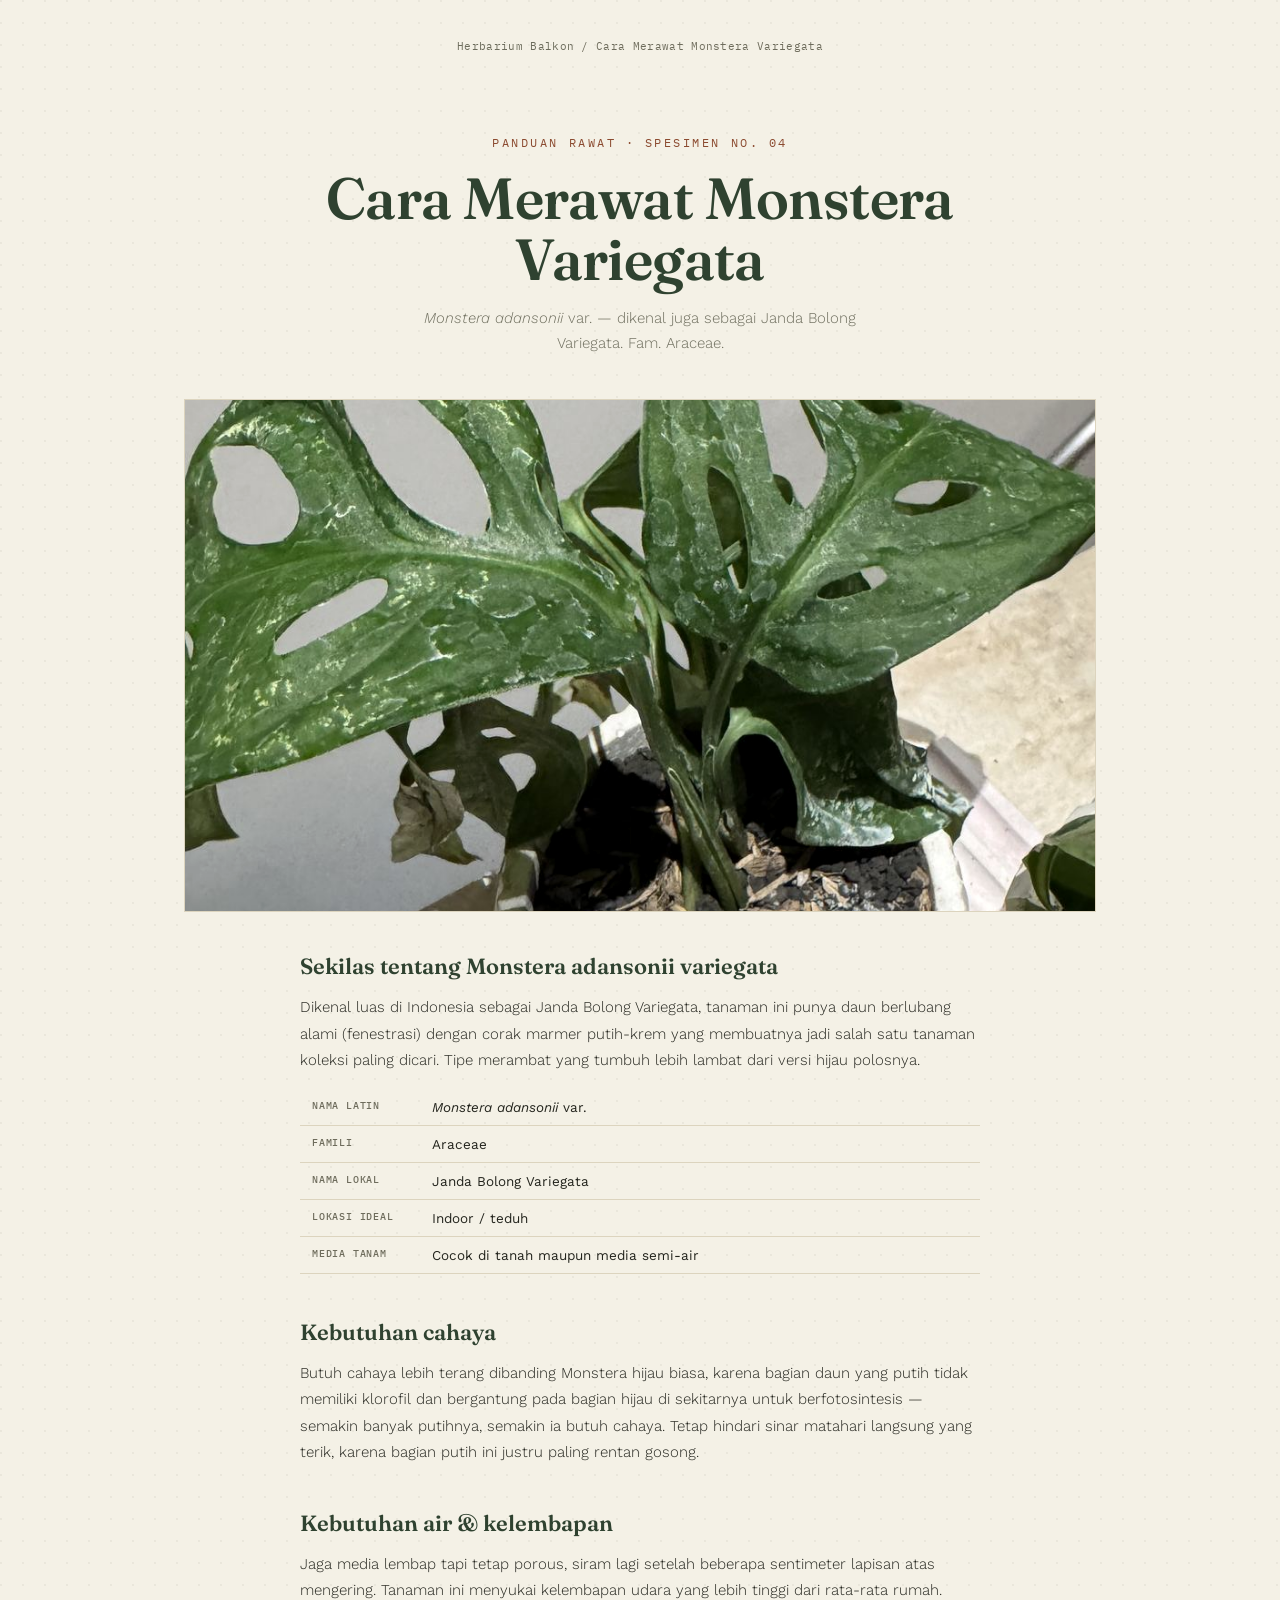
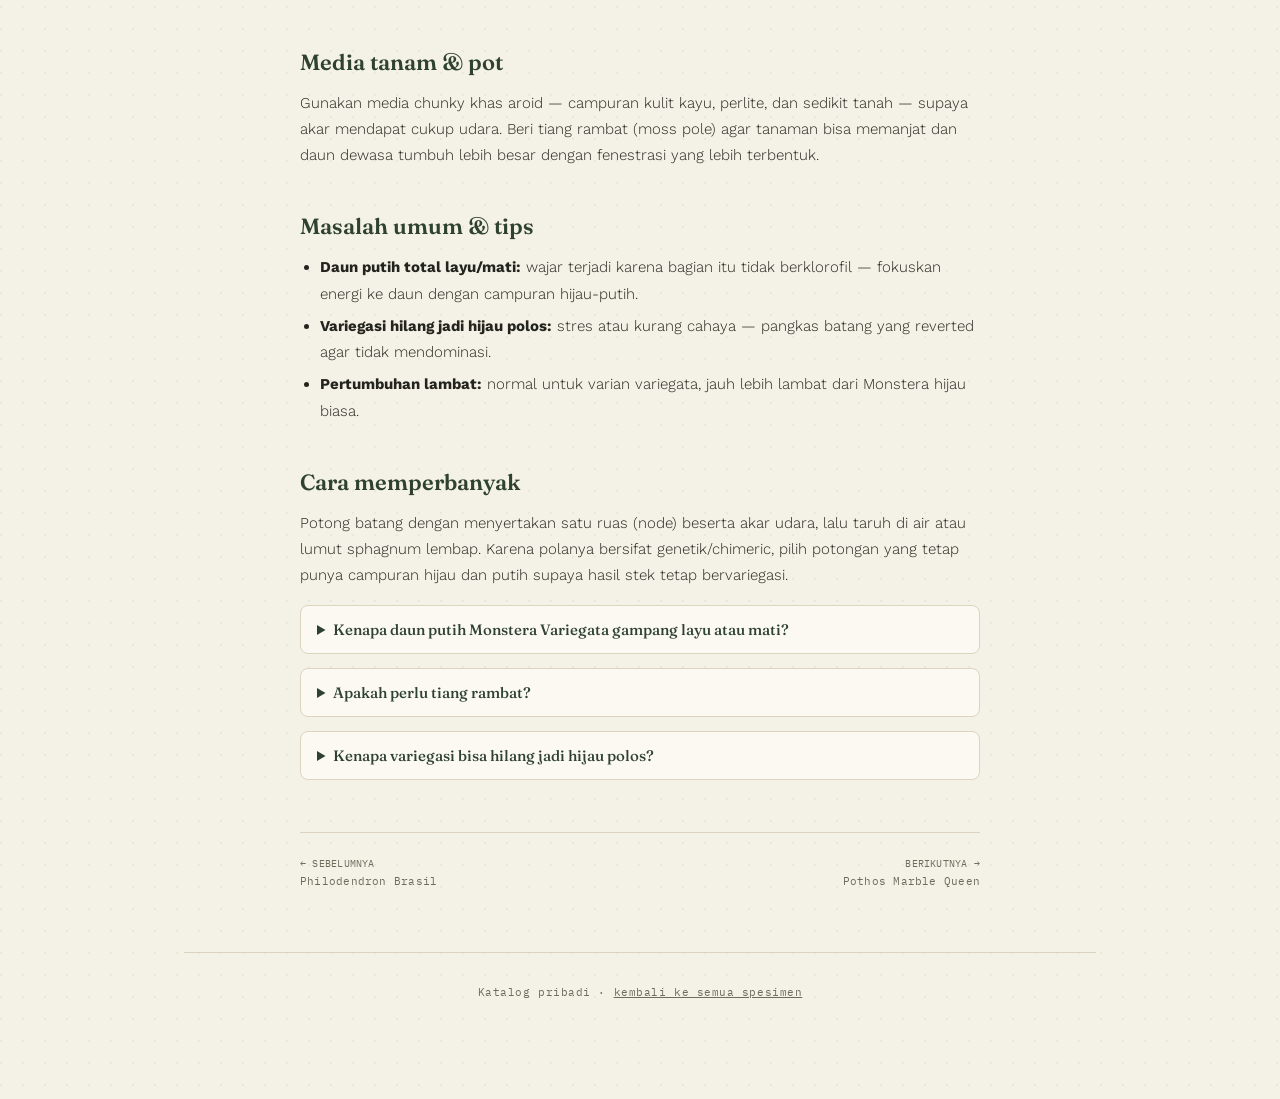
<file: cara-merawat-monstera-variegata.html>
<!DOCTYPE html>
<html lang="id">
<head>
<meta charset="UTF-8">
<meta name="viewport" content="width=device-width, initial-scale=1.0">
<title>Cara Merawat Monstera Variegata (Monstera adansonii var. / Janda Bolong Variegata)</title>
<meta name="description" content="Panduan cara merawat Monstera adansonii variegata (Janda Bolong Variegata): kebutuhan cahaya untuk bagian daun putih, jadwal siram, media tanam, dan cara memperbanyak lewat stek batang.">
<link rel="canonical" href="https://tanaman.erwarx.com/cara-merawat-monstera-variegata">
<meta name="theme-color" content="#F4F1E6">
<meta property="og:type" content="article">
<meta property="og:url" content="https://tanaman.erwarx.com/cara-merawat-monstera-variegata">
<meta property="og:title" content="Cara Merawat Monstera Variegata (Janda Bolong Variegata)">
<meta property="og:description" content="Kebutuhan cahaya, jadwal siram, media tanam, dan cara memperbanyak Monstera adansonii variegata.">
<meta property="og:locale" content="id_ID">
<meta property="og:image" content="https://tanaman.erwarx.com/assets/04-monstera.jpg">
<meta property="og:image:width" content="1000">
<meta property="og:image:height" content="1777">
<meta property="og:image:alt" content="Monstera adansonii variegata — spesimen No. 04">
<meta name="twitter:card" content="summary_large_image">
<meta name="twitter:title" content="Cara Merawat Monstera Variegata">
<meta name="twitter:description" content="Kebutuhan cahaya, jadwal siram, media tanam, dan cara memperbanyak Monstera Variegata.">
<meta name="twitter:image" content="https://tanaman.erwarx.com/assets/04-monstera.jpg">
<link rel="icon" type="image/svg+xml" href="data:image/svg+xml,%3Csvg%20xmlns%3D%22http%3A//www.w3.org/2000/svg%22%20viewBox%3D%220%200%2032%2032%22%3E%3Crect%20width%3D%2232%22%20height%3D%2232%22%20rx%3D%227%22%20fill%3D%22%23F4F1E6%22/%3E%3Cpath%20d%3D%22M16%206c8%203%2010%2011%207%2020-8-3-11-11-7-20z%22%20fill%3D%22%232F4230%22/%3E%3Cpath%20d%3D%22M16%208v16%22%20stroke%3D%22%23F4F1E6%22%20stroke-width%3D%221%22%20stroke-linecap%3D%22round%22/%3E%3C/svg%3E">
<link rel="preconnect" href="https://fonts.googleapis.com">
<link rel="preconnect" href="https://fonts.gstatic.com" crossorigin>
<link href="https://fonts.googleapis.com/css2?family=Fraunces:ital,opsz,wght@0,9..144,400;0,9..144,500;0,9..144,600;1,9..144,500&family=Work+Sans:wght@300;400;500;600&family=IBM+Plex+Mono:wght@400;500&display=swap" rel="stylesheet">
<link rel="stylesheet" href="assets/style.css">
<script type="application/ld+json">
{
  "@context": "https://schema.org",
  "@graph": [
    {
      "@type": "BreadcrumbList",
      "itemListElement": [
        {"@type":"ListItem","position":1,"name":"Herbarium Balkon","item":"https://tanaman.erwarx.com/"},
        {"@type":"ListItem","position":2,"name":"Cara Merawat Monstera Variegata","item":"https://tanaman.erwarx.com/cara-merawat-monstera-variegata"}
      ]
    },
    {
      "@type": "Article",
      "headline": "Cara Merawat Monstera Variegata (Monstera adansonii var. / Janda Bolong Variegata)",
      "description": "Panduan cara merawat Monstera adansonii variegata: kebutuhan cahaya untuk bagian daun putih, jadwal siram, media tanam, dan cara memperbanyak lewat stek batang.",
      "image": "https://tanaman.erwarx.com/assets/04-monstera.jpg",
      "inLanguage": "id-ID",
      "mainEntityOfPage": "https://tanaman.erwarx.com/cara-merawat-monstera-variegata",
      "isPartOf": {"@id": "https://tanaman.erwarx.com/#website"}
    },
    {
      "@type": "HowTo",
      "name": "Cara Merawat Monstera adansonii Variegata",
      "step": [
        {"@type":"HowToStep","name":"Cahaya","text":"Lebih terang dari Monstera hijau biasa, karena bagian daun putih tidak berklorofil dan butuh lebih banyak cahaya. Tetap hindari matahari langsung yang bisa membakar bagian putihnya."},
        {"@type":"HowToStep","name":"Air","text":"Jaga media lembap tapi porous. Siram ulang setelah beberapa cm lapisan atas mengering."},
        {"@type":"HowToStep","name":"Media tanam","text":"Gunakan media chunky khas aroid — campuran kulit kayu, perlite, dan sedikit tanah — agar akar dapat udara."},
        {"@type":"HowToStep","name":"Penyangga","text":"Beri tiang rambat (moss pole) supaya daun dewasa tumbuh lebih besar dan fenestrasinya lebih terbentuk."}
      ]
    },
    {
      "@type": "FAQPage",
      "mainEntity": [
        {"@type":"Question","name":"Kenapa daun putih Monstera Variegata gampang layu atau mati?","acceptedAnswer":{"@type":"Answer","text":"Bagian daun yang putih total tidak memiliki klorofil sehingga tidak bisa berfotosintesis dan wajar lebih cepat menua atau rontok. Fokuskan perawatan pada daun dengan campuran hijau-putih yang masih bisa memproses energi."}},
        {"@type":"Question","name":"Apakah Monstera Variegata perlu tiang rambat?","acceptedAnswer":{"@type":"Answer","text":"Sangat disarankan. Merambat di tiang membuat daun dewasa tumbuh lebih besar dengan fenestrasi (lubang daun) yang lebih terbentuk dibanding dibiarkan menjuntai."}},
        {"@type":"Question","name":"Kenapa variegasi Monstera bisa hilang jadi hijau polos?","acceptedAnswer":{"@type":"Answer","text":"Bisa karena stres atau kurang cahaya. Pangkas batang yang sudah kembali hijau polos (reverted) agar tidak mendominasi pertumbuhan tanaman."}}
      ]
    }
  ]
}
</script>
</head>
<body>
<div class="wrap">

  <p class="breadcrumb"><a href="/">Herbarium Balkon</a> / Cara Merawat Monstera Variegata</p>

  <header>
    <div class="eyebrow">Panduan Rawat · Spesimen No. 04</div>
    <h1>Cara Merawat Monstera Variegata</h1>
    <p class="sub"><em>Monstera adansonii</em> var. — dikenal juga sebagai Janda Bolong Variegata. Fam. Araceae.</p>
  </header>

  <div class="article-photo">
    <img src="assets/04-monstera.jpg" alt="Monstera adansonii variegata, Monstera Variegata / Janda Bolong Variegata" loading="lazy">
  </div>

  <div class="article-body">

    <h2>Sekilas tentang Monstera adansonii variegata</h2>
    <p>Dikenal luas di Indonesia sebagai Janda Bolong Variegata, tanaman ini punya daun berlubang alami (fenestrasi) dengan corak marmer putih-krem yang membuatnya jadi salah satu tanaman koleksi paling dicari. Tipe merambat yang tumbuh lebih lambat dari versi hijau polosnya.</p>

    <table class="spec-table">
      <tr><th>Nama latin</th><td><em>Monstera adansonii</em> var.</td></tr>
      <tr><th>Famili</th><td>Araceae</td></tr>
      <tr><th>Nama lokal</th><td>Janda Bolong Variegata</td></tr>
      <tr><th>Lokasi ideal</th><td>Indoor / teduh</td></tr>
      <tr><th>Media tanam</th><td>Cocok di tanah maupun media semi-air</td></tr>
    </table>

    <h2>Kebutuhan cahaya</h2>
    <p>Butuh cahaya lebih terang dibanding Monstera hijau biasa, karena bagian daun yang putih tidak memiliki klorofil dan bergantung pada bagian hijau di sekitarnya untuk berfotosintesis — semakin banyak putihnya, semakin ia butuh cahaya. Tetap hindari sinar matahari langsung yang terik, karena bagian putih ini justru paling rentan gosong.</p>

    <h2>Kebutuhan air &amp; kelembapan</h2>
    <p>Jaga media lembap tapi tetap porous, siram lagi setelah beberapa sentimeter lapisan atas mengering. Tanaman ini menyukai kelembapan udara yang lebih tinggi dari rata-rata rumah.</p>

    <h2>Media tanam &amp; pot</h2>
    <p>Gunakan media chunky khas aroid — campuran kulit kayu, perlite, dan sedikit tanah — supaya akar mendapat cukup udara. Beri tiang rambat (moss pole) agar tanaman bisa memanjat dan daun dewasa tumbuh lebih besar dengan fenestrasi yang lebih terbentuk.</p>

    <h2>Masalah umum &amp; tips</h2>
    <ul>
      <li><strong>Daun putih total layu/mati:</strong> wajar terjadi karena bagian itu tidak berklorofil — fokuskan energi ke daun dengan campuran hijau-putih.</li>
      <li><strong>Variegasi hilang jadi hijau polos:</strong> stres atau kurang cahaya — pangkas batang yang reverted agar tidak mendominasi.</li>
      <li><strong>Pertumbuhan lambat:</strong> normal untuk varian variegata, jauh lebih lambat dari Monstera hijau biasa.</li>
    </ul>

    <h2>Cara memperbanyak</h2>
    <p>Potong batang dengan menyertakan satu ruas (node) beserta akar udara, lalu taruh di air atau lumut sphagnum lembap. Karena polanya bersifat genetik/chimeric, pilih potongan yang tetap punya campuran hijau dan putih supaya hasil stek tetap bervariegasi.</p>

    <div class="faq">
      <details>
        <summary>Kenapa daun putih Monstera Variegata gampang layu atau mati?</summary>
        <p>Bagian daun yang putih total tidak memiliki klorofil sehingga tidak bisa berfotosintesis dan wajar lebih cepat menua atau rontok.</p>
      </details>
      <details>
        <summary>Apakah perlu tiang rambat?</summary>
        <p>Sangat disarankan. Merambat di tiang membuat daun dewasa tumbuh lebih besar dengan fenestrasi yang lebih terbentuk.</p>
      </details>
      <details>
        <summary>Kenapa variegasi bisa hilang jadi hijau polos?</summary>
        <p>Bisa karena stres atau kurang cahaya. Pangkas batang yang sudah kembali hijau polos agar tidak mendominasi pertumbuhan.</p>
      </details>
    </div>

  </div>

  <div class="pager">
    <a class="prev" href="cara-merawat-philodendron-brasil"><span class="dir">← Sebelumnya</span>Philodendron Brasil</a>
    <a class="next" href="cara-merawat-pothos-marble-queen"><span class="dir">Berikutnya →</span>Pothos Marble Queen</a>
  </div>

  <footer>
    <p>Katalog pribadi · <a href="/">kembali ke semua spesimen</a></p>
  </footer>

</div>
</body>
</html>
</file>
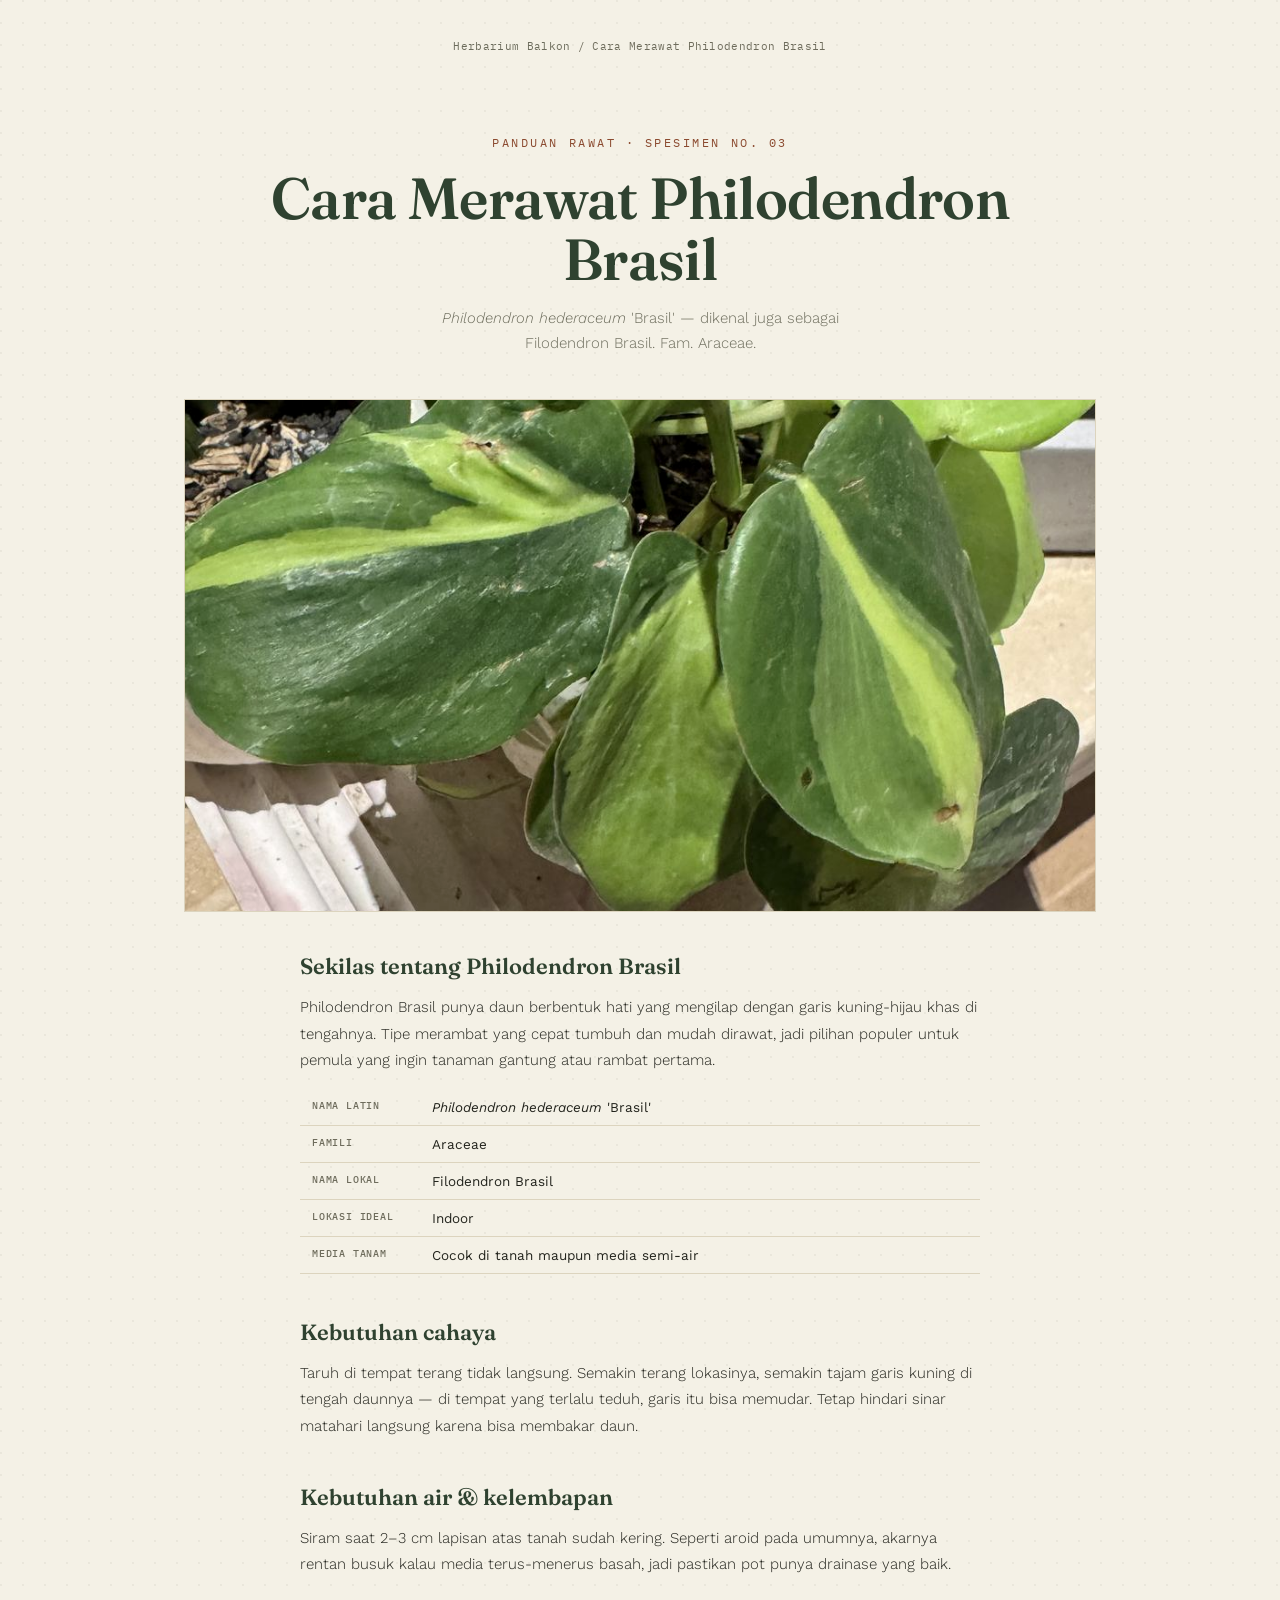
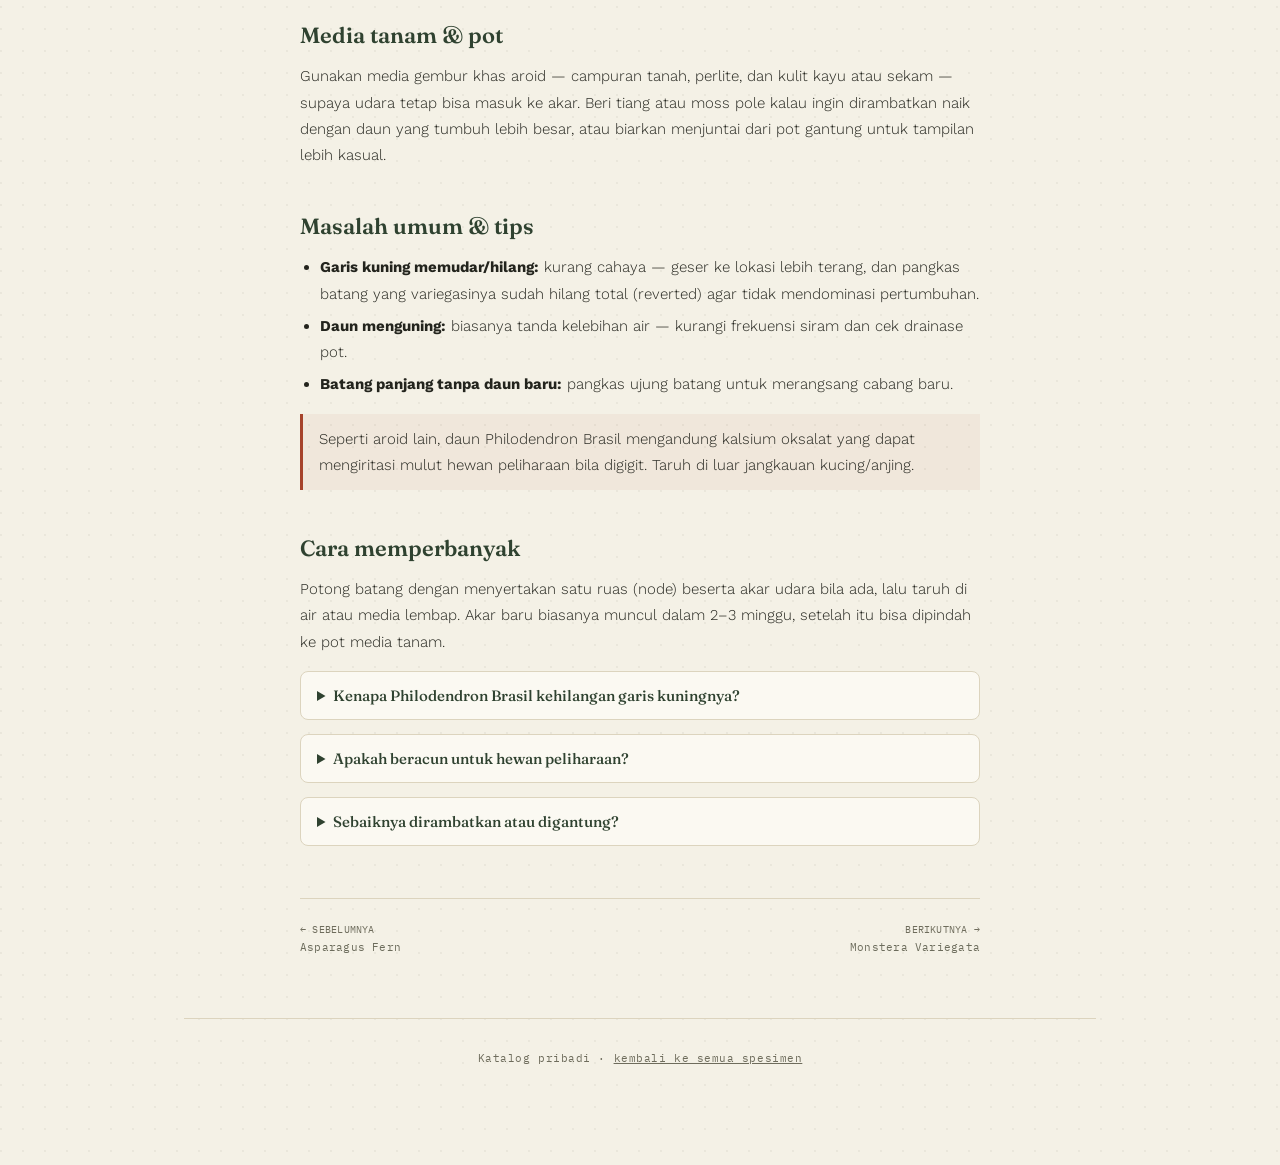
<file: cara-merawat-philodendron-brasil.html>
<!DOCTYPE html>
<html lang="id">
<head>
<meta charset="UTF-8">
<meta name="viewport" content="width=device-width, initial-scale=1.0">
<title>Cara Merawat Philodendron Brasil (Philodendron hederaceum 'Brasil')</title>
<meta name="description" content="Panduan cara merawat Philodendron hederaceum 'Brasil' (Filodendron Brasil): kebutuhan cahaya agar garis kuningnya tetap tajam, jadwal siram, media tanam, dan cara memperbanyak lewat stek batang.">
<link rel="canonical" href="https://tanaman.erwarx.com/cara-merawat-philodendron-brasil">
<meta name="theme-color" content="#F4F1E6">
<meta property="og:type" content="article">
<meta property="og:url" content="https://tanaman.erwarx.com/cara-merawat-philodendron-brasil">
<meta property="og:title" content="Cara Merawat Philodendron Brasil (Philodendron hederaceum 'Brasil')">
<meta property="og:description" content="Kebutuhan cahaya, jadwal siram, media tanam, dan cara memperbanyak Philodendron hederaceum 'Brasil'.">
<meta property="og:locale" content="id_ID">
<meta property="og:image" content="https://tanaman.erwarx.com/assets/03-philodendron.jpg">
<meta property="og:image:width" content="1000">
<meta property="og:image:height" content="1777">
<meta property="og:image:alt" content="Philodendron hederaceum 'Brasil' — spesimen No. 03">
<meta name="twitter:card" content="summary_large_image">
<meta name="twitter:title" content="Cara Merawat Philodendron Brasil">
<meta name="twitter:description" content="Kebutuhan cahaya, jadwal siram, media tanam, dan cara memperbanyak Philodendron Brasil.">
<meta name="twitter:image" content="https://tanaman.erwarx.com/assets/03-philodendron.jpg">
<link rel="icon" type="image/svg+xml" href="data:image/svg+xml,%3Csvg%20xmlns%3D%22http%3A//www.w3.org/2000/svg%22%20viewBox%3D%220%200%2032%2032%22%3E%3Crect%20width%3D%2232%22%20height%3D%2232%22%20rx%3D%227%22%20fill%3D%22%23F4F1E6%22/%3E%3Cpath%20d%3D%22M16%206c8%203%2010%2011%207%2020-8-3-11-11-7-20z%22%20fill%3D%22%232F4230%22/%3E%3Cpath%20d%3D%22M16%208v16%22%20stroke%3D%22%23F4F1E6%22%20stroke-width%3D%221%22%20stroke-linecap%3D%22round%22/%3E%3C/svg%3E">
<link rel="preconnect" href="https://fonts.googleapis.com">
<link rel="preconnect" href="https://fonts.gstatic.com" crossorigin>
<link href="https://fonts.googleapis.com/css2?family=Fraunces:ital,opsz,wght@0,9..144,400;0,9..144,500;0,9..144,600;1,9..144,500&family=Work+Sans:wght@300;400;500;600&family=IBM+Plex+Mono:wght@400;500&display=swap" rel="stylesheet">
<link rel="stylesheet" href="assets/style.css">
<script type="application/ld+json">
{
  "@context": "https://schema.org",
  "@graph": [
    {
      "@type": "BreadcrumbList",
      "itemListElement": [
        {"@type":"ListItem","position":1,"name":"Herbarium Balkon","item":"https://tanaman.erwarx.com/"},
        {"@type":"ListItem","position":2,"name":"Cara Merawat Philodendron Brasil","item":"https://tanaman.erwarx.com/cara-merawat-philodendron-brasil"}
      ]
    },
    {
      "@type": "Article",
      "headline": "Cara Merawat Philodendron Brasil (Philodendron hederaceum 'Brasil')",
      "description": "Panduan cara merawat Philodendron hederaceum 'Brasil': kebutuhan cahaya agar garis kuningnya tetap tajam, jadwal siram, media tanam, dan cara memperbanyak lewat stek batang.",
      "image": "https://tanaman.erwarx.com/assets/03-philodendron.jpg",
      "inLanguage": "id-ID",
      "mainEntityOfPage": "https://tanaman.erwarx.com/cara-merawat-philodendron-brasil",
      "isPartOf": {"@id": "https://tanaman.erwarx.com/#website"}
    },
    {
      "@type": "HowTo",
      "name": "Cara Merawat Philodendron hederaceum 'Brasil'",
      "step": [
        {"@type":"HowToStep","name":"Cahaya","text":"Terang tidak langsung. Makin terang lokasinya, garis kuning di tengah daun makin tajam."},
        {"@type":"HowToStep","name":"Air","text":"Siram saat 2–3 cm lapisan atas tanah kering. Hindari media yang becek terus-menerus."},
        {"@type":"HowToStep","name":"Media tanam","text":"Gunakan media aroid yang gembur — campuran tanah, perlite, dan kulit kayu/sekam — dalam pot berdrainase baik."},
        {"@type":"HowToStep","name":"Penyangga","text":"Beri tiang atau moss pole bila ingin dirambatkan naik dengan daun lebih besar, atau biarkan menjuntai dari pot gantung."}
      ]
    },
    {
      "@type": "FAQPage",
      "mainEntity": [
        {"@type":"Question","name":"Kenapa Philodendron Brasil kehilangan garis kuningnya?","acceptedAnswer":{"@type":"Answer","text":"Karena kurang cahaya. Pindahkan ke lokasi yang lebih terang (tetap tidak langsung) dan variegasi pada daun baru akan lebih tajam."}},
        {"@type":"Question","name":"Apakah Philodendron Brasil beracun untuk hewan peliharaan?","acceptedAnswer":{"@type":"Answer","text":"Ya. Seperti kebanyakan aroid, daunnya mengandung kristal kalsium oksalat yang dapat mengiritasi mulut dan tenggorokan bila digigit atau dimakan hewan peliharaan."}},
        {"@type":"Question","name":"Sebaiknya dirambatkan atau digantung?","acceptedAnswer":{"@type":"Answer","text":"Keduanya bisa. Dirambatkan pada moss pole membuat daun tumbuh lebih besar; dibiarkan menjuntai dari pot gantung memberi tampilan yang lebih kasual."}}
      ]
    }
  ]
}
</script>
</head>
<body>
<div class="wrap">

  <p class="breadcrumb"><a href="/">Herbarium Balkon</a> / Cara Merawat Philodendron Brasil</p>

  <header>
    <div class="eyebrow">Panduan Rawat · Spesimen No. 03</div>
    <h1>Cara Merawat Philodendron Brasil</h1>
    <p class="sub"><em>Philodendron hederaceum</em> 'Brasil' — dikenal juga sebagai Filodendron Brasil. Fam. Araceae.</p>
  </header>

  <div class="article-photo">
    <img src="assets/03-philodendron.jpg" alt="Philodendron hederaceum 'Brasil', Philodendron Brasil / Filodendron Brasil" loading="lazy">
  </div>

  <div class="article-body">

    <h2>Sekilas tentang Philodendron Brasil</h2>
    <p>Philodendron Brasil punya daun berbentuk hati yang mengilap dengan garis kuning-hijau khas di tengahnya. Tipe merambat yang cepat tumbuh dan mudah dirawat, jadi pilihan populer untuk pemula yang ingin tanaman gantung atau rambat pertama.</p>

    <table class="spec-table">
      <tr><th>Nama latin</th><td><em>Philodendron hederaceum</em> 'Brasil'</td></tr>
      <tr><th>Famili</th><td>Araceae</td></tr>
      <tr><th>Nama lokal</th><td>Filodendron Brasil</td></tr>
      <tr><th>Lokasi ideal</th><td>Indoor</td></tr>
      <tr><th>Media tanam</th><td>Cocok di tanah maupun media semi-air</td></tr>
    </table>

    <h2>Kebutuhan cahaya</h2>
    <p>Taruh di tempat terang tidak langsung. Semakin terang lokasinya, semakin tajam garis kuning di tengah daunnya — di tempat yang terlalu teduh, garis itu bisa memudar. Tetap hindari sinar matahari langsung karena bisa membakar daun.</p>

    <h2>Kebutuhan air &amp; kelembapan</h2>
    <p>Siram saat 2–3 cm lapisan atas tanah sudah kering. Seperti aroid pada umumnya, akarnya rentan busuk kalau media terus-menerus basah, jadi pastikan pot punya drainase yang baik.</p>

    <h2>Media tanam &amp; pot</h2>
    <p>Gunakan media gembur khas aroid — campuran tanah, perlite, dan kulit kayu atau sekam — supaya udara tetap bisa masuk ke akar. Beri tiang atau moss pole kalau ingin dirambatkan naik dengan daun yang tumbuh lebih besar, atau biarkan menjuntai dari pot gantung untuk tampilan lebih kasual.</p>

    <h2>Masalah umum &amp; tips</h2>
    <ul>
      <li><strong>Garis kuning memudar/hilang:</strong> kurang cahaya — geser ke lokasi lebih terang, dan pangkas batang yang variegasinya sudah hilang total (reverted) agar tidak mendominasi pertumbuhan.</li>
      <li><strong>Daun menguning:</strong> biasanya tanda kelebihan air — kurangi frekuensi siram dan cek drainase pot.</li>
      <li><strong>Batang panjang tanpa daun baru:</strong> pangkas ujung batang untuk merangsang cabang baru.</li>
    </ul>

    <p class="warning">Seperti aroid lain, daun Philodendron Brasil mengandung kalsium oksalat yang dapat mengiritasi mulut hewan peliharaan bila digigit. Taruh di luar jangkauan kucing/anjing.</p>

    <h2>Cara memperbanyak</h2>
    <p>Potong batang dengan menyertakan satu ruas (node) beserta akar udara bila ada, lalu taruh di air atau media lembap. Akar baru biasanya muncul dalam 2–3 minggu, setelah itu bisa dipindah ke pot media tanam.</p>

    <div class="faq">
      <details>
        <summary>Kenapa Philodendron Brasil kehilangan garis kuningnya?</summary>
        <p>Karena kurang cahaya. Pindahkan ke lokasi yang lebih terang (tetap tidak langsung) dan variegasi pada daun baru akan lebih tajam.</p>
      </details>
      <details>
        <summary>Apakah beracun untuk hewan peliharaan?</summary>
        <p>Ya. Seperti kebanyakan aroid, daunnya mengandung kristal kalsium oksalat yang dapat mengiritasi mulut hewan peliharaan bila digigit atau dimakan.</p>
      </details>
      <details>
        <summary>Sebaiknya dirambatkan atau digantung?</summary>
        <p>Keduanya bisa. Dirambatkan pada moss pole membuat daun tumbuh lebih besar; dibiarkan menjuntai memberi tampilan lebih kasual.</p>
      </details>
    </div>

  </div>

  <div class="pager">
    <a class="prev" href="cara-merawat-asparagus-fern"><span class="dir">← Sebelumnya</span>Asparagus Fern</a>
    <a class="next" href="cara-merawat-monstera-variegata"><span class="dir">Berikutnya →</span>Monstera Variegata</a>
  </div>

  <footer>
    <p>Katalog pribadi · <a href="/">kembali ke semua spesimen</a></p>
  </footer>

</div>
</body>
</html>
</file>
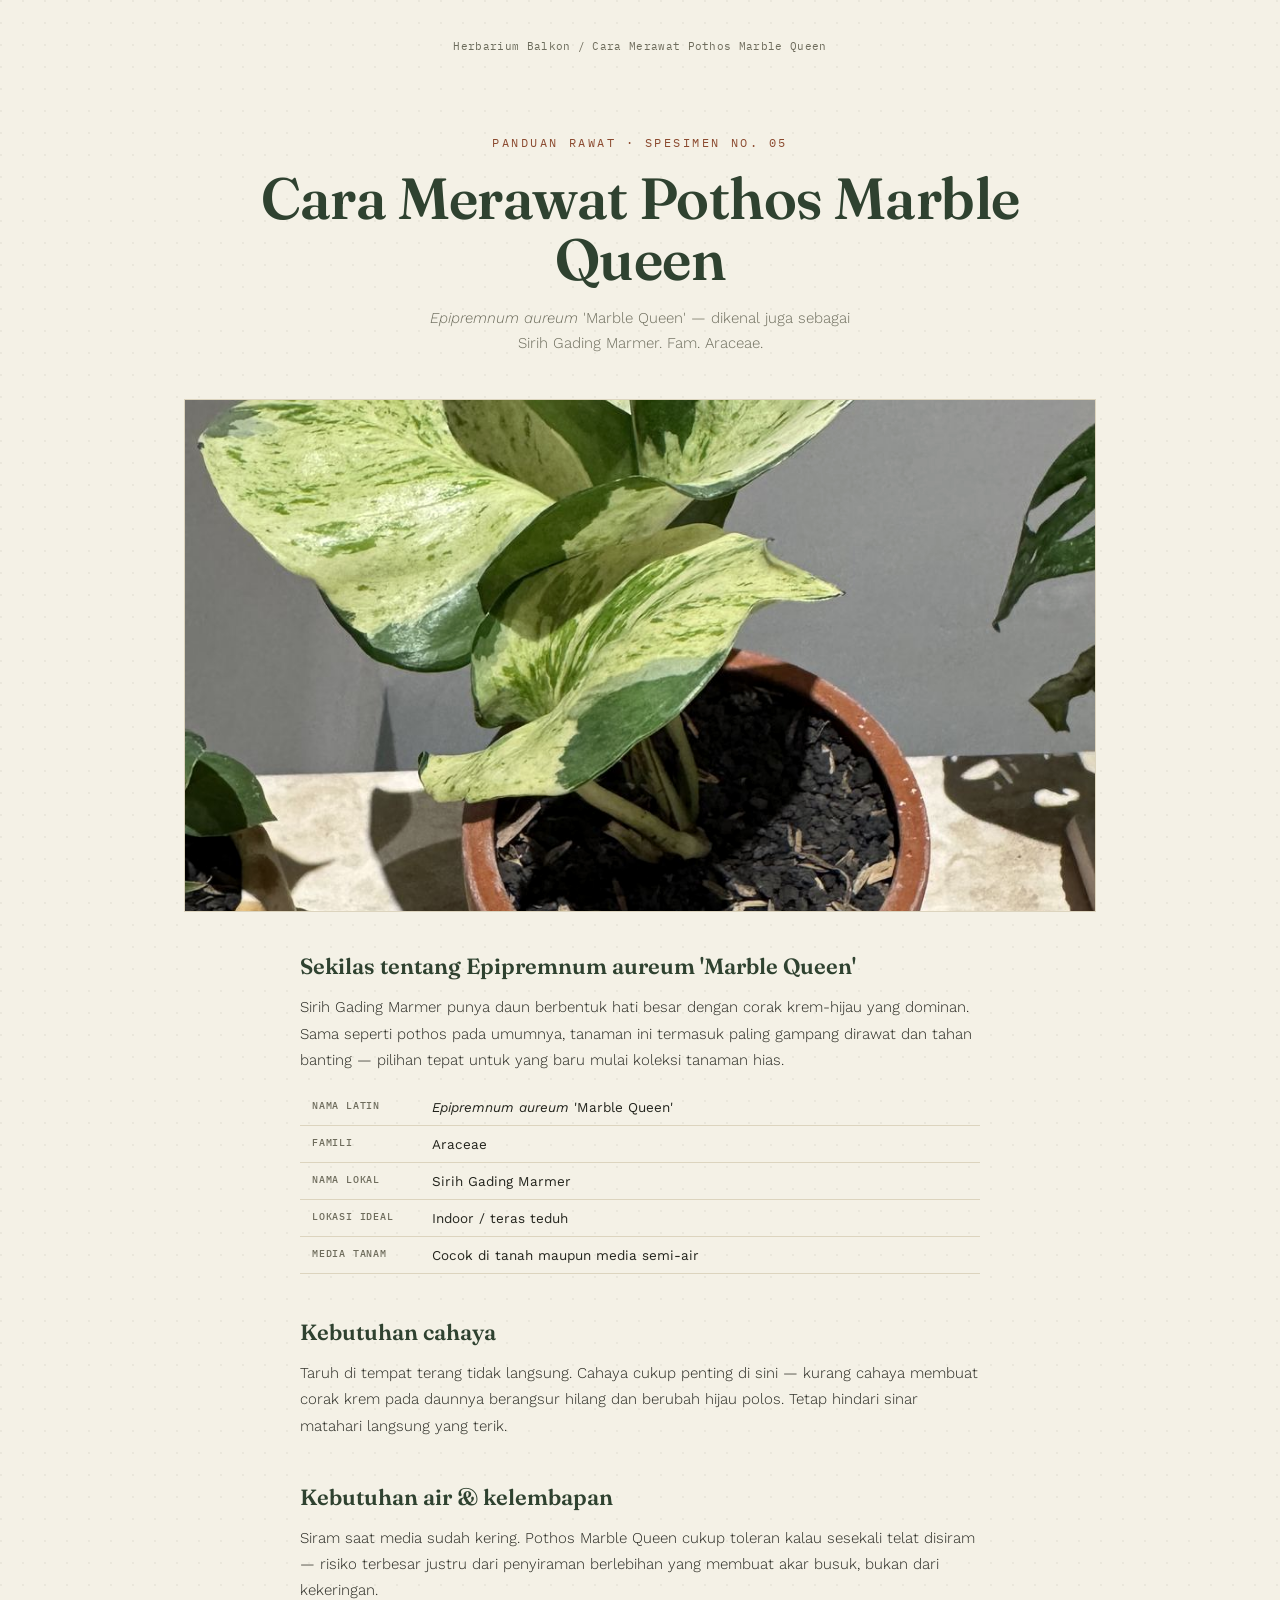
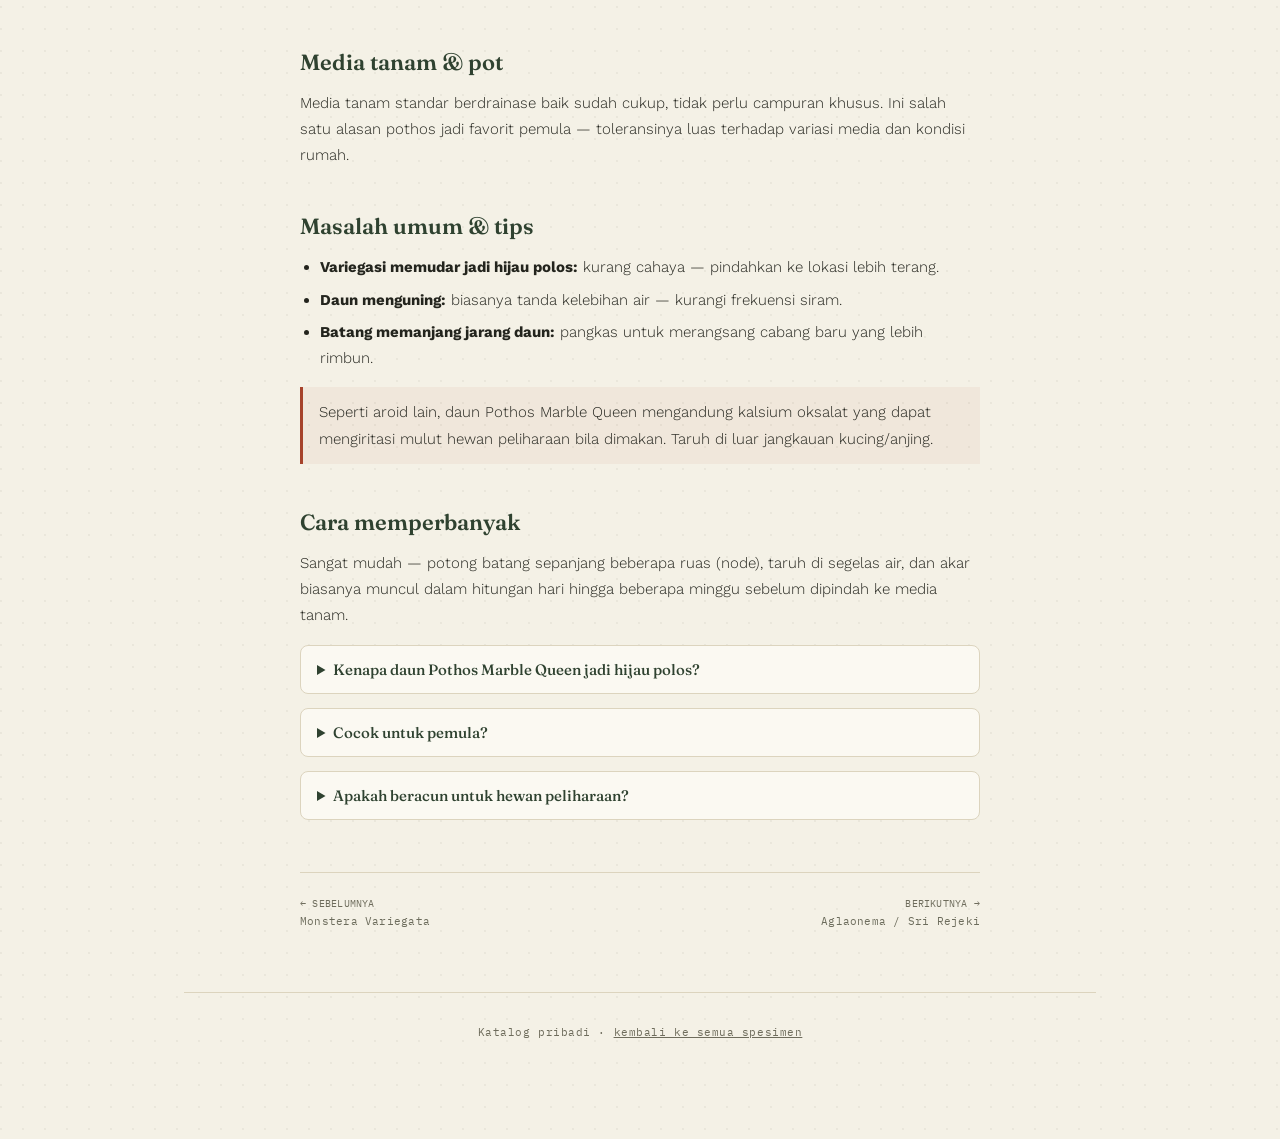
<file: cara-merawat-pothos-marble-queen.html>
<!DOCTYPE html>
<html lang="id">
<head>
<meta charset="UTF-8">
<meta name="viewport" content="width=device-width, initial-scale=1.0">
<title>Cara Merawat Pothos Marble Queen (Epipremnum aureum 'Marble Queen' / Sirih Gading Marmer)</title>
<meta name="description" content="Panduan cara merawat Epipremnum aureum 'Marble Queen' (Sirih Gading Marmer): kebutuhan cahaya agar variegasi tidak pudar, jadwal siram, media tanam, dan cara memperbanyak lewat stek batang.">
<link rel="canonical" href="https://tanaman.erwarx.com/cara-merawat-pothos-marble-queen">
<meta name="theme-color" content="#F4F1E6">
<meta property="og:type" content="article">
<meta property="og:url" content="https://tanaman.erwarx.com/cara-merawat-pothos-marble-queen">
<meta property="og:title" content="Cara Merawat Pothos Marble Queen (Sirih Gading Marmer)">
<meta property="og:description" content="Kebutuhan cahaya, jadwal siram, media tanam, dan cara memperbanyak Epipremnum aureum 'Marble Queen'.">
<meta property="og:locale" content="id_ID">
<meta property="og:image" content="https://tanaman.erwarx.com/assets/05-pothos.jpg">
<meta property="og:image:width" content="1000">
<meta property="og:image:height" content="1777">
<meta property="og:image:alt" content="Epipremnum aureum 'Marble Queen' — spesimen No. 05">
<meta name="twitter:card" content="summary_large_image">
<meta name="twitter:title" content="Cara Merawat Pothos Marble Queen">
<meta name="twitter:description" content="Kebutuhan cahaya, jadwal siram, media tanam, dan cara memperbanyak Pothos Marble Queen.">
<meta name="twitter:image" content="https://tanaman.erwarx.com/assets/05-pothos.jpg">
<link rel="icon" type="image/svg+xml" href="data:image/svg+xml,%3Csvg%20xmlns%3D%22http%3A//www.w3.org/2000/svg%22%20viewBox%3D%220%200%2032%2032%22%3E%3Crect%20width%3D%2232%22%20height%3D%2232%22%20rx%3D%227%22%20fill%3D%22%23F4F1E6%22/%3E%3Cpath%20d%3D%22M16%206c8%203%2010%2011%207%2020-8-3-11-11-7-20z%22%20fill%3D%22%232F4230%22/%3E%3Cpath%20d%3D%22M16%208v16%22%20stroke%3D%22%23F4F1E6%22%20stroke-width%3D%221%22%20stroke-linecap%3D%22round%22/%3E%3C/svg%3E">
<link rel="preconnect" href="https://fonts.googleapis.com">
<link rel="preconnect" href="https://fonts.gstatic.com" crossorigin>
<link href="https://fonts.googleapis.com/css2?family=Fraunces:ital,opsz,wght@0,9..144,400;0,9..144,500;0,9..144,600;1,9..144,500&family=Work+Sans:wght@300;400;500;600&family=IBM+Plex+Mono:wght@400;500&display=swap" rel="stylesheet">
<link rel="stylesheet" href="assets/style.css">
<script type="application/ld+json">
{
  "@context": "https://schema.org",
  "@graph": [
    {
      "@type": "BreadcrumbList",
      "itemListElement": [
        {"@type":"ListItem","position":1,"name":"Herbarium Balkon","item":"https://tanaman.erwarx.com/"},
        {"@type":"ListItem","position":2,"name":"Cara Merawat Pothos Marble Queen","item":"https://tanaman.erwarx.com/cara-merawat-pothos-marble-queen"}
      ]
    },
    {
      "@type": "Article",
      "headline": "Cara Merawat Pothos Marble Queen (Epipremnum aureum 'Marble Queen' / Sirih Gading Marmer)",
      "description": "Panduan cara merawat Epipremnum aureum 'Marble Queen': kebutuhan cahaya agar variegasi tidak pudar, jadwal siram, media tanam, dan cara memperbanyak lewat stek batang.",
      "image": "https://tanaman.erwarx.com/assets/05-pothos.jpg",
      "inLanguage": "id-ID",
      "mainEntityOfPage": "https://tanaman.erwarx.com/cara-merawat-pothos-marble-queen",
      "isPartOf": {"@id": "https://tanaman.erwarx.com/#website"}
    },
    {
      "@type": "HowTo",
      "name": "Cara Merawat Epipremnum aureum 'Marble Queen' (Pothos Marble Queen)",
      "step": [
        {"@type":"HowToStep","name":"Cahaya","text":"Terang tidak langsung. Cahaya cukup penting untuk menjaga corak krem-hijau tetap terlihat — kurang cahaya membuatnya balik hijau polos."},
        {"@type":"HowToStep","name":"Air","text":"Siram saat tanah sudah kering. Tanaman ini cukup toleran kalau telat disiram."},
        {"@type":"HowToStep","name":"Media tanam","text":"Media tanam standar berdrainase baik sudah cukup — salah satu pothos paling toleran dan mudah dirawat."},
        {"@type":"HowToStep","name":"Pemangkasan","text":"Pangkas batang yang mulai memanjang dan jarang daun untuk merangsang pertumbuhan baru yang lebih rimbun."}
      ]
    },
    {
      "@type": "FAQPage",
      "mainEntity": [
        {"@type":"Question","name":"Kenapa daun Pothos Marble Queen jadi hijau polos?","acceptedAnswer":{"@type":"Answer","text":"Karena kurang cahaya. Pindahkan ke lokasi yang lebih terang (tetap tidak langsung) agar daun baru kembali bercorak krem-hijau."}},
        {"@type":"Question","name":"Apakah Pothos Marble Queen cocok untuk pemula?","acceptedAnswer":{"@type":"Answer","text":"Sangat cocok. Ini salah satu tanaman hias paling toleran terhadap keterlambatan siram dan kondisi cahaya yang bervariasi."}},
        {"@type":"Question","name":"Apakah Pothos beracun untuk hewan peliharaan?","acceptedAnswer":{"@type":"Answer","text":"Ya. Seperti aroid lain, daunnya mengandung kalsium oksalat yang dapat mengiritasi mulut hewan peliharaan bila dimakan."}}
      ]
    }
  ]
}
</script>
</head>
<body>
<div class="wrap">

  <p class="breadcrumb"><a href="/">Herbarium Balkon</a> / Cara Merawat Pothos Marble Queen</p>

  <header>
    <div class="eyebrow">Panduan Rawat · Spesimen No. 05</div>
    <h1>Cara Merawat Pothos Marble Queen</h1>
    <p class="sub"><em>Epipremnum aureum</em> 'Marble Queen' — dikenal juga sebagai Sirih Gading Marmer. Fam. Araceae.</p>
  </header>

  <div class="article-photo">
    <img src="assets/05-pothos.jpg" alt="Epipremnum aureum 'Marble Queen', Pothos Marble Queen / Sirih Gading Marmer" loading="lazy">
  </div>

  <div class="article-body">

    <h2>Sekilas tentang Epipremnum aureum 'Marble Queen'</h2>
    <p>Sirih Gading Marmer punya daun berbentuk hati besar dengan corak krem-hijau yang dominan. Sama seperti pothos pada umumnya, tanaman ini termasuk paling gampang dirawat dan tahan banting — pilihan tepat untuk yang baru mulai koleksi tanaman hias.</p>

    <table class="spec-table">
      <tr><th>Nama latin</th><td><em>Epipremnum aureum</em> 'Marble Queen'</td></tr>
      <tr><th>Famili</th><td>Araceae</td></tr>
      <tr><th>Nama lokal</th><td>Sirih Gading Marmer</td></tr>
      <tr><th>Lokasi ideal</th><td>Indoor / teras teduh</td></tr>
      <tr><th>Media tanam</th><td>Cocok di tanah maupun media semi-air</td></tr>
    </table>

    <h2>Kebutuhan cahaya</h2>
    <p>Taruh di tempat terang tidak langsung. Cahaya cukup penting di sini — kurang cahaya membuat corak krem pada daunnya berangsur hilang dan berubah hijau polos. Tetap hindari sinar matahari langsung yang terik.</p>

    <h2>Kebutuhan air &amp; kelembapan</h2>
    <p>Siram saat media sudah kering. Pothos Marble Queen cukup toleran kalau sesekali telat disiram — risiko terbesar justru dari penyiraman berlebihan yang membuat akar busuk, bukan dari kekeringan.</p>

    <h2>Media tanam &amp; pot</h2>
    <p>Media tanam standar berdrainase baik sudah cukup, tidak perlu campuran khusus. Ini salah satu alasan pothos jadi favorit pemula — toleransinya luas terhadap variasi media dan kondisi rumah.</p>

    <h2>Masalah umum &amp; tips</h2>
    <ul>
      <li><strong>Variegasi memudar jadi hijau polos:</strong> kurang cahaya — pindahkan ke lokasi lebih terang.</li>
      <li><strong>Daun menguning:</strong> biasanya tanda kelebihan air — kurangi frekuensi siram.</li>
      <li><strong>Batang memanjang jarang daun:</strong> pangkas untuk merangsang cabang baru yang lebih rimbun.</li>
    </ul>

    <p class="warning">Seperti aroid lain, daun Pothos Marble Queen mengandung kalsium oksalat yang dapat mengiritasi mulut hewan peliharaan bila dimakan. Taruh di luar jangkauan kucing/anjing.</p>

    <h2>Cara memperbanyak</h2>
    <p>Sangat mudah — potong batang sepanjang beberapa ruas (node), taruh di segelas air, dan akar biasanya muncul dalam hitungan hari hingga beberapa minggu sebelum dipindah ke media tanam.</p>

    <div class="faq">
      <details>
        <summary>Kenapa daun Pothos Marble Queen jadi hijau polos?</summary>
        <p>Karena kurang cahaya. Pindahkan ke lokasi yang lebih terang (tetap tidak langsung) agar daun baru kembali bercorak krem-hijau.</p>
      </details>
      <details>
        <summary>Cocok untuk pemula?</summary>
        <p>Sangat cocok. Ini salah satu tanaman hias paling toleran terhadap keterlambatan siram dan kondisi cahaya yang bervariasi.</p>
      </details>
      <details>
        <summary>Apakah beracun untuk hewan peliharaan?</summary>
        <p>Ya. Seperti aroid lain, daunnya mengandung kalsium oksalat yang dapat mengiritasi mulut hewan peliharaan bila dimakan.</p>
      </details>
    </div>

  </div>

  <div class="pager">
    <a class="prev" href="cara-merawat-monstera-variegata"><span class="dir">← Sebelumnya</span>Monstera Variegata</a>
    <a class="next" href="cara-merawat-aglaonema-sri-rejeki"><span class="dir">Berikutnya →</span>Aglaonema / Sri Rejeki</a>
  </div>

  <footer>
    <p>Katalog pribadi · <a href="/">kembali ke semua spesimen</a></p>
  </footer>

</div>
</body>
</html>
</file>
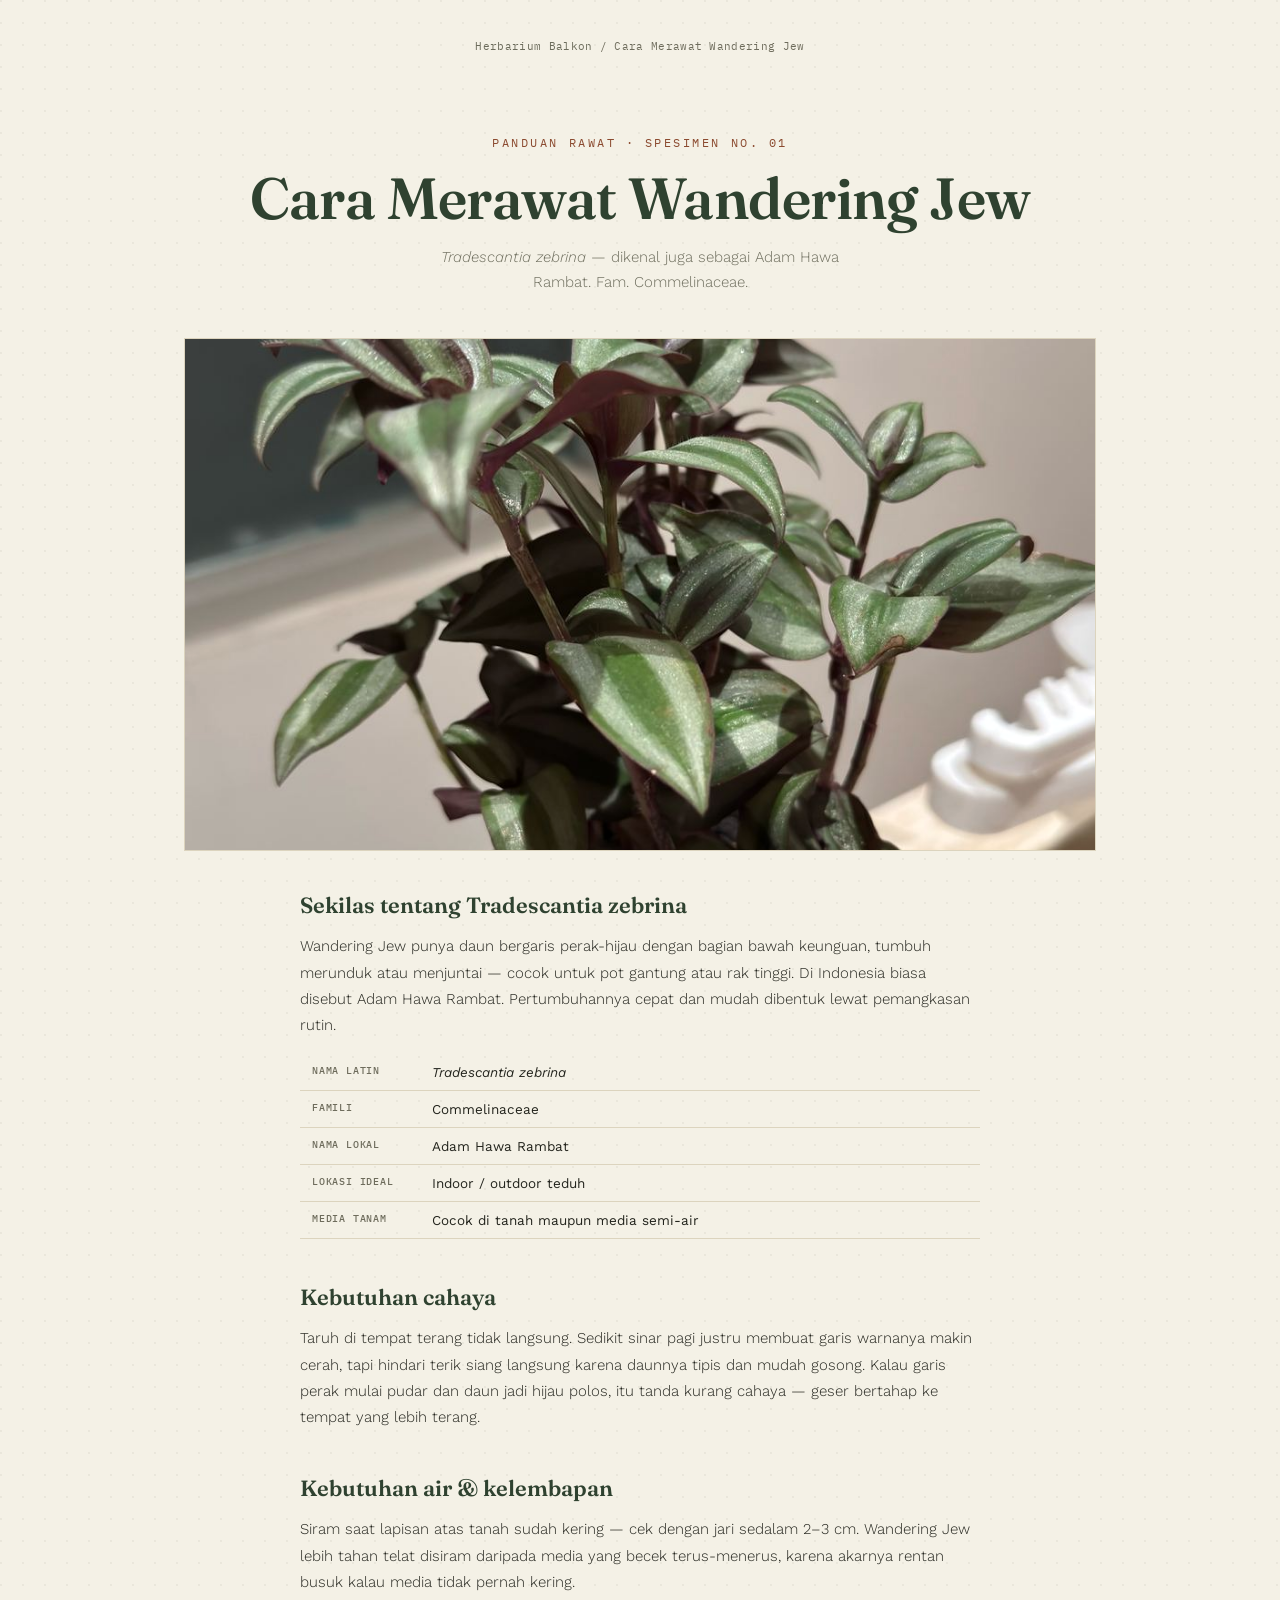
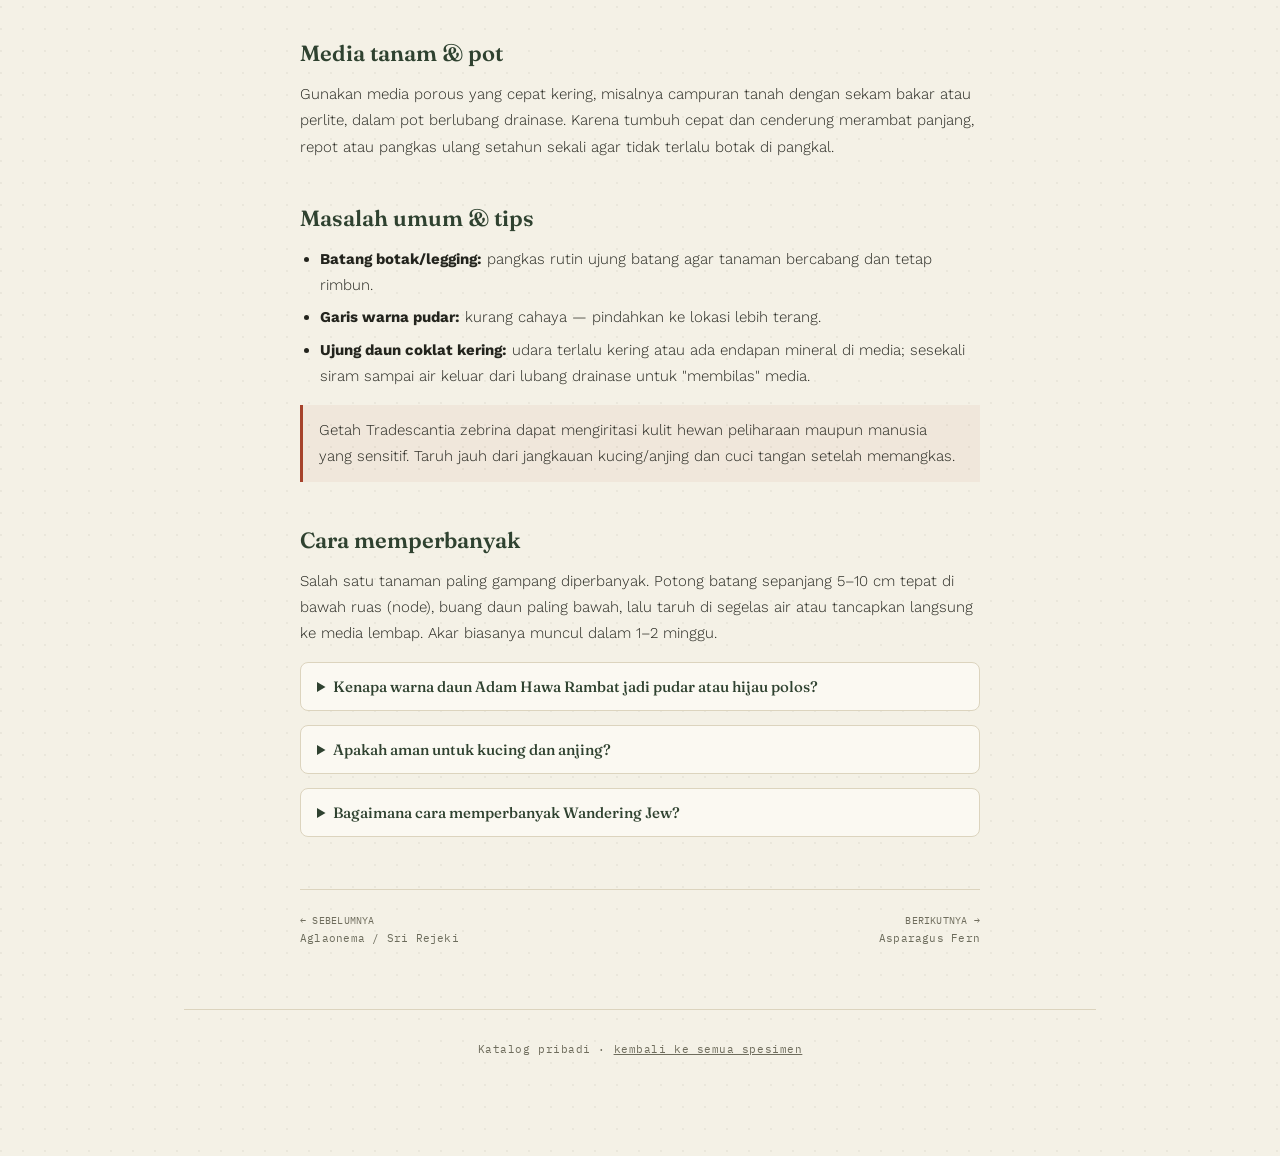
<file: cara-merawat-wandering-jew.html>
<!DOCTYPE html>
<html lang="id">
<head>
<meta charset="UTF-8">
<meta name="viewport" content="width=device-width, initial-scale=1.0">
<title>Cara Merawat Wandering Jew (Tradescantia zebrina / Adam Hawa Rambat)</title>
<meta name="description" content="Panduan cara merawat Tradescantia zebrina (Wandering Jew / Adam Hawa Rambat): kebutuhan cahaya, jadwal siram, media tanam, masalah umum, dan cara memperbanyak lewat stek batang.">
<link rel="canonical" href="https://tanaman.erwarx.com/cara-merawat-wandering-jew">
<meta name="theme-color" content="#F4F1E6">
<meta property="og:type" content="article">
<meta property="og:url" content="https://tanaman.erwarx.com/cara-merawat-wandering-jew">
<meta property="og:title" content="Cara Merawat Wandering Jew (Tradescantia zebrina / Adam Hawa Rambat)">
<meta property="og:description" content="Kebutuhan cahaya, jadwal siram, media tanam, masalah umum, dan cara memperbanyak Tradescantia zebrina.">
<meta property="og:locale" content="id_ID">
<meta property="og:image" content="https://tanaman.erwarx.com/assets/01-tradescantia.jpg">
<meta property="og:image:width" content="1000">
<meta property="og:image:height" content="1777">
<meta property="og:image:alt" content="Tradescantia zebrina — spesimen No. 01">
<meta name="twitter:card" content="summary_large_image">
<meta name="twitter:title" content="Cara Merawat Wandering Jew (Tradescantia zebrina)">
<meta name="twitter:description" content="Kebutuhan cahaya, jadwal siram, media tanam, dan cara memperbanyak Tradescantia zebrina.">
<meta name="twitter:image" content="https://tanaman.erwarx.com/assets/01-tradescantia.jpg">
<link rel="icon" type="image/svg+xml" href="data:image/svg+xml,%3Csvg%20xmlns%3D%22http%3A//www.w3.org/2000/svg%22%20viewBox%3D%220%200%2032%2032%22%3E%3Crect%20width%3D%2232%22%20height%3D%2232%22%20rx%3D%227%22%20fill%3D%22%23F4F1E6%22/%3E%3Cpath%20d%3D%22M16%206c8%203%2010%2011%207%2020-8-3-11-11-7-20z%22%20fill%3D%22%232F4230%22/%3E%3Cpath%20d%3D%22M16%208v16%22%20stroke%3D%22%23F4F1E6%22%20stroke-width%3D%221%22%20stroke-linecap%3D%22round%22/%3E%3C/svg%3E">
<link rel="preconnect" href="https://fonts.googleapis.com">
<link rel="preconnect" href="https://fonts.gstatic.com" crossorigin>
<link href="https://fonts.googleapis.com/css2?family=Fraunces:ital,opsz,wght@0,9..144,400;0,9..144,500;0,9..144,600;1,9..144,500&family=Work+Sans:wght@300;400;500;600&family=IBM+Plex+Mono:wght@400;500&display=swap" rel="stylesheet">
<link rel="stylesheet" href="assets/style.css">
<script type="application/ld+json">
{
  "@context": "https://schema.org",
  "@graph": [
    {
      "@type": "BreadcrumbList",
      "itemListElement": [
        {"@type":"ListItem","position":1,"name":"Herbarium Balkon","item":"https://tanaman.erwarx.com/"},
        {"@type":"ListItem","position":2,"name":"Cara Merawat Wandering Jew","item":"https://tanaman.erwarx.com/cara-merawat-wandering-jew"}
      ]
    },
    {
      "@type": "Article",
      "headline": "Cara Merawat Wandering Jew (Tradescantia zebrina / Adam Hawa Rambat)",
      "description": "Panduan cara merawat Tradescantia zebrina: kebutuhan cahaya, jadwal siram, media tanam, masalah umum, dan cara memperbanyak lewat stek batang.",
      "image": "https://tanaman.erwarx.com/assets/01-tradescantia.jpg",
      "inLanguage": "id-ID",
      "mainEntityOfPage": "https://tanaman.erwarx.com/cara-merawat-wandering-jew",
      "isPartOf": {"@id": "https://tanaman.erwarx.com/#website"}
    },
    {
      "@type": "HowTo",
      "name": "Cara Merawat Tradescantia zebrina (Wandering Jew)",
      "step": [
        {"@type":"HowToStep","name":"Cahaya","text":"Tempatkan di lokasi terang tidak langsung. Sedikit sinar pagi membuat garis warnanya makin cerah; kalau kurang cahaya, garisnya pudar jadi hijau polos."},
        {"@type":"HowToStep","name":"Air","text":"Siram saat lapisan atas tanah sudah kering. Lebih toleran telat siram daripada tanah becek terus-menerus."},
        {"@type":"HowToStep","name":"Media tanam","text":"Gunakan media porous yang cepat kering, misalnya campuran tanah dan sekam/perlite, dalam pot berlubang drainase."},
        {"@type":"HowToStep","name":"Pemangkasan","text":"Pangkas rutin ujung batang supaya tanaman tetap rimbun dan tidak botak di pangkal."}
      ]
    },
    {
      "@type": "FAQPage",
      "mainEntity": [
        {"@type":"Question","name":"Kenapa warna daun Adam Hawa Rambat jadi pudar atau hijau polos?","acceptedAnswer":{"@type":"Answer","text":"Biasanya karena kurang cahaya. Pindahkan bertahap ke lokasi yang lebih terang (tidak langsung) dan garis warnanya akan kembali cerah pada pertumbuhan baru."}},
        {"@type":"Question","name":"Apakah Tradescantia zebrina aman untuk kucing dan anjing?","acceptedAnswer":{"@type":"Answer","text":"Getahnya bisa mengiritasi kulit atau mulut hewan peliharaan maupun manusia yang sensitif. Sebaiknya tetap ditaruh di luar jangkauan hewan dan cuci tangan setelah memangkas."}},
        {"@type":"Question","name":"Bagaimana cara memperbanyak Wandering Jew?","acceptedAnswer":{"@type":"Answer","text":"Potong batang sepanjang 5–10 cm tepat di bawah ruas (node), lalu taruh di air atau media lembap. Akar biasanya muncul dalam 1–2 minggu."}}
      ]
    }
  ]
}
</script>
</head>
<body>
<div class="wrap">

  <p class="breadcrumb"><a href="/">Herbarium Balkon</a> / Cara Merawat Wandering Jew</p>

  <header>
    <div class="eyebrow">Panduan Rawat · Spesimen No. 01</div>
    <h1>Cara Merawat Wandering Jew</h1>
    <p class="sub"><em>Tradescantia zebrina</em> — dikenal juga sebagai Adam Hawa Rambat. Fam. Commelinaceae.</p>
  </header>

  <div class="article-photo">
    <img src="assets/01-tradescantia.jpg" alt="Tradescantia zebrina, Wandering Jew / Adam Hawa Rambat" loading="lazy">
  </div>

  <div class="article-body">

    <h2>Sekilas tentang Tradescantia zebrina</h2>
    <p>Wandering Jew punya daun bergaris perak-hijau dengan bagian bawah keunguan, tumbuh merunduk atau menjuntai — cocok untuk pot gantung atau rak tinggi. Di Indonesia biasa disebut Adam Hawa Rambat. Pertumbuhannya cepat dan mudah dibentuk lewat pemangkasan rutin.</p>

    <table class="spec-table">
      <tr><th>Nama latin</th><td><em>Tradescantia zebrina</em></td></tr>
      <tr><th>Famili</th><td>Commelinaceae</td></tr>
      <tr><th>Nama lokal</th><td>Adam Hawa Rambat</td></tr>
      <tr><th>Lokasi ideal</th><td>Indoor / outdoor teduh</td></tr>
      <tr><th>Media tanam</th><td>Cocok di tanah maupun media semi-air</td></tr>
    </table>

    <h2>Kebutuhan cahaya</h2>
    <p>Taruh di tempat terang tidak langsung. Sedikit sinar pagi justru membuat garis warnanya makin cerah, tapi hindari terik siang langsung karena daunnya tipis dan mudah gosong. Kalau garis perak mulai pudar dan daun jadi hijau polos, itu tanda kurang cahaya — geser bertahap ke tempat yang lebih terang.</p>

    <h2>Kebutuhan air &amp; kelembapan</h2>
    <p>Siram saat lapisan atas tanah sudah kering — cek dengan jari sedalam 2–3 cm. Wandering Jew lebih tahan telat disiram daripada media yang becek terus-menerus, karena akarnya rentan busuk kalau media tidak pernah kering.</p>

    <h2>Media tanam &amp; pot</h2>
    <p>Gunakan media porous yang cepat kering, misalnya campuran tanah dengan sekam bakar atau perlite, dalam pot berlubang drainase. Karena tumbuh cepat dan cenderung merambat panjang, repot atau pangkas ulang setahun sekali agar tidak terlalu botak di pangkal.</p>

    <h2>Masalah umum &amp; tips</h2>
    <ul>
      <li><strong>Batang botak/legging:</strong> pangkas rutin ujung batang agar tanaman bercabang dan tetap rimbun.</li>
      <li><strong>Garis warna pudar:</strong> kurang cahaya — pindahkan ke lokasi lebih terang.</li>
      <li><strong>Ujung daun coklat kering:</strong> udara terlalu kering atau ada endapan mineral di media; sesekali siram sampai air keluar dari lubang drainase untuk "membilas" media.</li>
    </ul>

    <p class="warning">Getah Tradescantia zebrina dapat mengiritasi kulit hewan peliharaan maupun manusia yang sensitif. Taruh jauh dari jangkauan kucing/anjing dan cuci tangan setelah memangkas.</p>

    <h2>Cara memperbanyak</h2>
    <p>Salah satu tanaman paling gampang diperbanyak. Potong batang sepanjang 5–10 cm tepat di bawah ruas (node), buang daun paling bawah, lalu taruh di segelas air atau tancapkan langsung ke media lembap. Akar biasanya muncul dalam 1–2 minggu.</p>

    <div class="faq">
      <details>
        <summary>Kenapa warna daun Adam Hawa Rambat jadi pudar atau hijau polos?</summary>
        <p>Biasanya karena kurang cahaya. Pindahkan bertahap ke lokasi yang lebih terang (tidak langsung) dan garis warnanya akan kembali cerah pada pertumbuhan baru.</p>
      </details>
      <details>
        <summary>Apakah aman untuk kucing dan anjing?</summary>
        <p>Getahnya bisa mengiritasi kulit atau mulut hewan peliharaan maupun manusia yang sensitif. Sebaiknya tetap ditaruh di luar jangkauan hewan.</p>
      </details>
      <details>
        <summary>Bagaimana cara memperbanyak Wandering Jew?</summary>
        <p>Potong batang sepanjang 5–10 cm di bawah ruas, taruh di air atau media lembap. Akar muncul dalam 1–2 minggu.</p>
      </details>
    </div>

  </div>

  <div class="pager">
    <a class="prev" href="cara-merawat-aglaonema-sri-rejeki"><span class="dir">← Sebelumnya</span>Aglaonema / Sri Rejeki</a>
    <a class="next" href="cara-merawat-asparagus-fern"><span class="dir">Berikutnya →</span>Asparagus Fern</a>
  </div>

  <footer>
    <p>Katalog pribadi · <a href="/">kembali ke semua spesimen</a></p>
  </footer>

</div>
</body>
</html>
</file>
<file: assets/style.css>
:root{
  --paper:#F4F1E6;
  --card:#FBF9F2;
  --ink:#23241D;
  --ink-soft:#6C6C5C;
  --ink-faint:#6E6C5C;
  --forest:#2F4230;
  --clay:#8B4A2F;
  --seal:#A6432B;
  --sage:#7C8A5E;
  --line:#DCD4BE;
}
*{box-sizing:border-box;}
html{scroll-behavior:smooth;}
body{
  margin:0;
  background:var(--paper);
  background-image:radial-gradient(circle at 1px 1px, rgba(35,36,29,0.05) 1px, transparent 0);
  background-size:22px 22px;
  color:var(--ink);
  font-family:'Work Sans', sans-serif;
  font-weight:400;
  -webkit-font-smoothing:antialiased;
}
.wrap{max-width:960px; margin:0 auto; padding:0 24px 100px;}
a{color:inherit;}

/* ---- Header ---- */
header{
  padding:72px 20px 0;
  text-align:center;
}
.eyebrow{
  font-family:'IBM Plex Mono', monospace;
  font-size:11.5px;
  letter-spacing:0.22em;
  text-transform:uppercase;
  color:var(--clay);
  margin-bottom:18px;
}
h1{
  font-family:'Fraunces', serif;
  font-optical-sizing:auto;
  font-weight:600;
  font-size:clamp(36px, 6.4vw, 58px);
  line-height:1.05;
  letter-spacing:-0.01em;
  margin:0 0 16px;
  color:var(--forest);
}
header p.sub{
  font-size:15px;
  font-weight:300;
  color:var(--ink-soft);
  max-width:440px;
  margin:0 auto;
  line-height:1.65;
}
.sprig{
  width:30px; height:30px;
  color:var(--sage);
  margin:34px auto 0;
  opacity:0.85;
}

/* ---- Catalog nav ---- */
.catalog-nav{
  margin-top:52px;
  border-top:1px solid var(--line);
  border-bottom:1px solid var(--line);
  padding:16px 2px;
}
.filter-groups{
  padding-bottom:14px;
  margin-bottom:14px;
  border-bottom:1px dashed var(--line);
  display:flex;
  flex-direction:column;
  gap:10px;
}
.filter-group{
  display:flex;
  align-items:center;
  gap:10px;
  flex-wrap:wrap;
}
.filter-label{
  font-family:'IBM Plex Mono', monospace;
  font-size:10px;
  text-transform:uppercase;
  letter-spacing:0.08em;
  color:var(--ink-faint);
  flex:0 0 auto;
}
.filters{
  display:flex;
  flex-wrap:wrap;
  gap:8px;
}
.filters button{
  font-family:'IBM Plex Mono', monospace;
  font-size:10.5px;
  text-transform:uppercase;
  letter-spacing:0.05em;
  color:var(--ink-soft);
  background:transparent;
  border:1px solid var(--line);
  border-radius:20px;
  padding:6px 14px;
  cursor:pointer;
  transition:background 0.15s, color 0.15s, border-color 0.15s;
}
.filters button:hover{border-color:var(--sage); color:var(--forest);}
.filters button.active{background:var(--forest); border-color:var(--forest); color:var(--card);}

.index-nav{
  display:flex;
  flex-wrap:wrap;
  gap:4px;
}
.index-nav a{
  font-family:'IBM Plex Mono', monospace;
  font-size:11px;
  letter-spacing:0.03em;
  text-decoration:none;
  color:var(--ink-soft);
  padding:6px 12px;
  border-radius:20px;
  white-space:nowrap;
  transition:background 0.15s, color 0.15s;
}
.index-nav a:hover{background:rgba(47,66,48,0.08); color:var(--forest);}
.index-nav a b{color:var(--ink-faint); font-weight:500; margin-right:6px;}
.index-nav a:hover b{color:var(--sage);}
.index-nav .empty{
  font-family:'IBM Plex Mono', monospace;
  font-size:12px;
  color:var(--ink-faint);
  padding:6px 12px;
}

/* ---- Sheets ---- */
.sheets{margin-top:8px;}
.sheet{
  scroll-margin-top:24px;
  padding:56px 0;
  border-bottom:1px solid var(--line);
  display:grid;
  grid-template-columns:1fr;
  gap:28px;
}
.sheet:last-child{border-bottom:none;}
.is-hidden{display:none;}
@media(min-width:760px){
  .sheet{grid-template-columns:280px 1fr; gap:56px; align-items:start;}
}

.sheet-photo{
  position:relative;
  aspect-ratio:4/5;
  overflow:hidden;
  background:#e9e4d3;
  border:1px solid var(--line);
}
.sheet-photo img{
  width:100%; height:100%;
  object-fit:cover;
  display:block;
  filter:saturate(0.92) contrast(1.02);
}
.seal{
  position:absolute;
  bottom:-18px; left:20px;
  width:46px; height:46px;
  border-radius:50%;
  border:1.5px solid var(--ink);
  background:var(--paper);
  display:flex; align-items:center; justify-content:center;
  font-family:'IBM Plex Mono', monospace;
  font-size:13px;
  letter-spacing:0.02em;
  color:var(--ink);
  box-shadow:0 1px 3px rgba(35,36,29,0.12);
}

.label-head{
  border-bottom:1px dashed var(--line);
  padding-bottom:16px;
  margin-bottom:18px;
}
.latin-row{
  display:flex;
  align-items:baseline;
  gap:9px;
  flex-wrap:wrap;
  margin-bottom:5px;
}
.latin{
  font-family:'Fraunces', serif;
  font-style:italic;
  font-weight:500;
  font-size:13.5px;
  color:var(--accent, var(--sage));
}
.family{
  font-family:'IBM Plex Mono', monospace;
  font-size:10px;
  letter-spacing:0.03em;
  color:var(--ink-faint);
}
.common{
  font-family:'Fraunces', serif;
  font-weight:600;
  font-size:25px;
  color:var(--forest);
  line-height:1.2;
  margin:0 0 8px;
}
.meta-row{
  display:flex; align-items:center; gap:10px; flex-wrap:wrap;
}
.local{
  font-family:'IBM Plex Mono', monospace;
  font-size:11px;
  letter-spacing:0.02em;
  color:var(--clay);
}
.loc-tag{
  font-family:'IBM Plex Mono', monospace;
  font-size:10.5px;
  letter-spacing:0.02em;
  color:var(--ink-soft);
  display:inline-flex;
  align-items:center;
  gap:5px;
}
.loc-tag .dot{
  width:6px; height:6px;
  border-radius:50%;
  background:currentColor;
  display:inline-block;
}
.loc-tag.indoor .dot{background:transparent; border:1.4px solid currentColor;}
.media-tag{
  font-family:'IBM Plex Mono', monospace;
  font-size:10.5px;
  letter-spacing:0.02em;
  color:var(--ink-soft);
  display:inline-flex;
  align-items:center;
  gap:5px;
}
.media-tag .dot{
  width:6px; height:6px;
  border-radius:50%;
  display:inline-block;
}
.media-tag.air .dot{background:var(--sage);}
.media-tag.darat .dot{background:transparent; border:1.4px solid var(--clay);}
.media-tag.keduanya .dot{background:conic-gradient(var(--sage) 0 50%, var(--clay) 50% 100%);}
.since-tag{
  font-family:'IBM Plex Mono', monospace;
  font-size:10.5px;
  letter-spacing:0.02em;
  color:var(--ink-faint);
}

.trait{
  font-size:14px;
  font-weight:300;
  color:var(--ink-soft);
  line-height:1.6;
  margin:0 0 20px;
}

.care{margin:0 0 4px; display:flex; flex-direction:column; gap:11px;}
.care-row{
  display:grid;
  grid-template-columns:78px 1fr;
  gap:14px;
  align-items:baseline;
}
.care-row dt{
  font-family:'IBM Plex Mono', monospace;
  font-size:10px;
  text-transform:uppercase;
  letter-spacing:0.08em;
  color:var(--ink-faint);
  margin:0;
}
.care-row dd{
  font-size:13.5px;
  line-height:1.55;
  color:var(--ink);
  margin:0;
}

.note{
  margin-top:18px;
  padding-top:15px;
  border-top:1px dashed var(--line);
  font-size:12.5px;
  line-height:1.6;
  color:var(--ink-soft);
}
.note .tag{
  font-family:'IBM Plex Mono', monospace;
  font-size:10px;
  text-transform:uppercase;
  letter-spacing:0.08em;
  color:var(--ink);
  margin-right:6px;
}

.detail-link{
  display:inline-block;
  margin-top:16px;
  font-family:'IBM Plex Mono', monospace;
  font-size:11px;
  letter-spacing:0.03em;
  text-decoration:none;
  color:var(--forest);
  border-bottom:1px solid var(--sage);
  padding-bottom:1px;
}
.detail-link:hover{color:var(--seal); border-color:var(--seal);}

/* ---- Footer ---- */
footer{
  text-align:center;
  margin-top:64px;
  padding-top:32px;
  border-top:1px solid var(--line);
}
footer p{
  font-family:'IBM Plex Mono', monospace;
  font-size:11px;
  color:var(--ink-faint);
  letter-spacing:0.05em;
  margin:0;
}
footer nav{
  margin-top:10px;
}
footer nav a{
  font-family:'IBM Plex Mono', monospace;
  font-size:11px;
  color:var(--ink-soft);
  text-decoration:underline;
  text-underline-offset:2px;
}

/* ---- Detail page (per-specimen "cara merawat" article) ---- */
.breadcrumb{
  font-family:'IBM Plex Mono', monospace;
  font-size:10.5px;
  letter-spacing:0.03em;
  color:var(--ink-faint);
  text-align:center;
  padding:28px 20px 0;
}
.breadcrumb a{color:var(--ink-soft); text-decoration:none;}
.breadcrumb a:hover{color:var(--forest); text-decoration:underline;}

.article-photo{
  margin-top:44px;
  aspect-ratio:16/9;
  overflow:hidden;
  border:1px solid var(--line);
  background:#e9e4d3;
}
.article-photo img{
  width:100%; height:100%;
  object-fit:cover;
  display:block;
  filter:saturate(0.92) contrast(1.02);
}

.article-body{
  max-width:680px;
  margin:40px auto 0;
}
.article-body h2{
  font-family:'Fraunces', serif;
  font-weight:600;
  font-size:22px;
  color:var(--forest);
  margin:44px 0 14px;
}
.article-body h2:first-of-type{margin-top:0;}
.article-body p{
  font-size:15px;
  line-height:1.75;
  color:var(--ink);
  font-weight:300;
  margin:0 0 16px;
}
.article-body ul{
  margin:0 0 16px;
  padding-left:20px;
}
.article-body li{
  font-size:15px;
  line-height:1.75;
  color:var(--ink);
  font-weight:300;
  margin-bottom:6px;
}

.spec-table{
  width:100%;
  border-collapse:collapse;
  margin:0 0 16px;
  font-size:13.5px;
}
.spec-table th, .spec-table td{
  text-align:left;
  padding:10px 12px;
  border-bottom:1px solid var(--line);
  vertical-align:top;
}
.spec-table th{
  font-family:'IBM Plex Mono', monospace;
  font-size:10px;
  text-transform:uppercase;
  letter-spacing:0.08em;
  color:var(--ink-faint);
  font-weight:500;
  width:120px;
}

.faq{
  margin:0 0 16px;
  display:flex;
  flex-direction:column;
  gap:14px;
}
.faq details{
  border:1px solid var(--line);
  border-radius:8px;
  padding:14px 16px;
  background:var(--card);
}
.faq summary{
  font-family:'Fraunces', serif;
  font-weight:500;
  font-size:15px;
  color:var(--forest);
  cursor:pointer;
}
.faq p{margin:10px 0 0;}

.warning{
  border-left:3px solid var(--seal);
  padding:12px 16px;
  background:rgba(166,67,43,0.06);
  font-size:13.5px;
  line-height:1.6;
  color:var(--ink);
  margin:0 0 16px;
}

.pager{
  display:flex;
  justify-content:space-between;
  gap:16px;
  margin-top:52px;
  padding-top:24px;
  border-top:1px solid var(--line);
  max-width:680px;
  margin-left:auto;
  margin-right:auto;
}
.pager a{
  font-family:'IBM Plex Mono', monospace;
  font-size:11px;
  letter-spacing:0.02em;
  color:var(--ink-soft);
  text-decoration:none;
  max-width:45%;
}
.pager a:hover{color:var(--forest);}
.pager .dir{display:block; color:var(--ink-faint); font-size:10px; text-transform:uppercase; margin-bottom:4px;}
.pager .next{text-align:right; margin-left:auto;}
</file>
